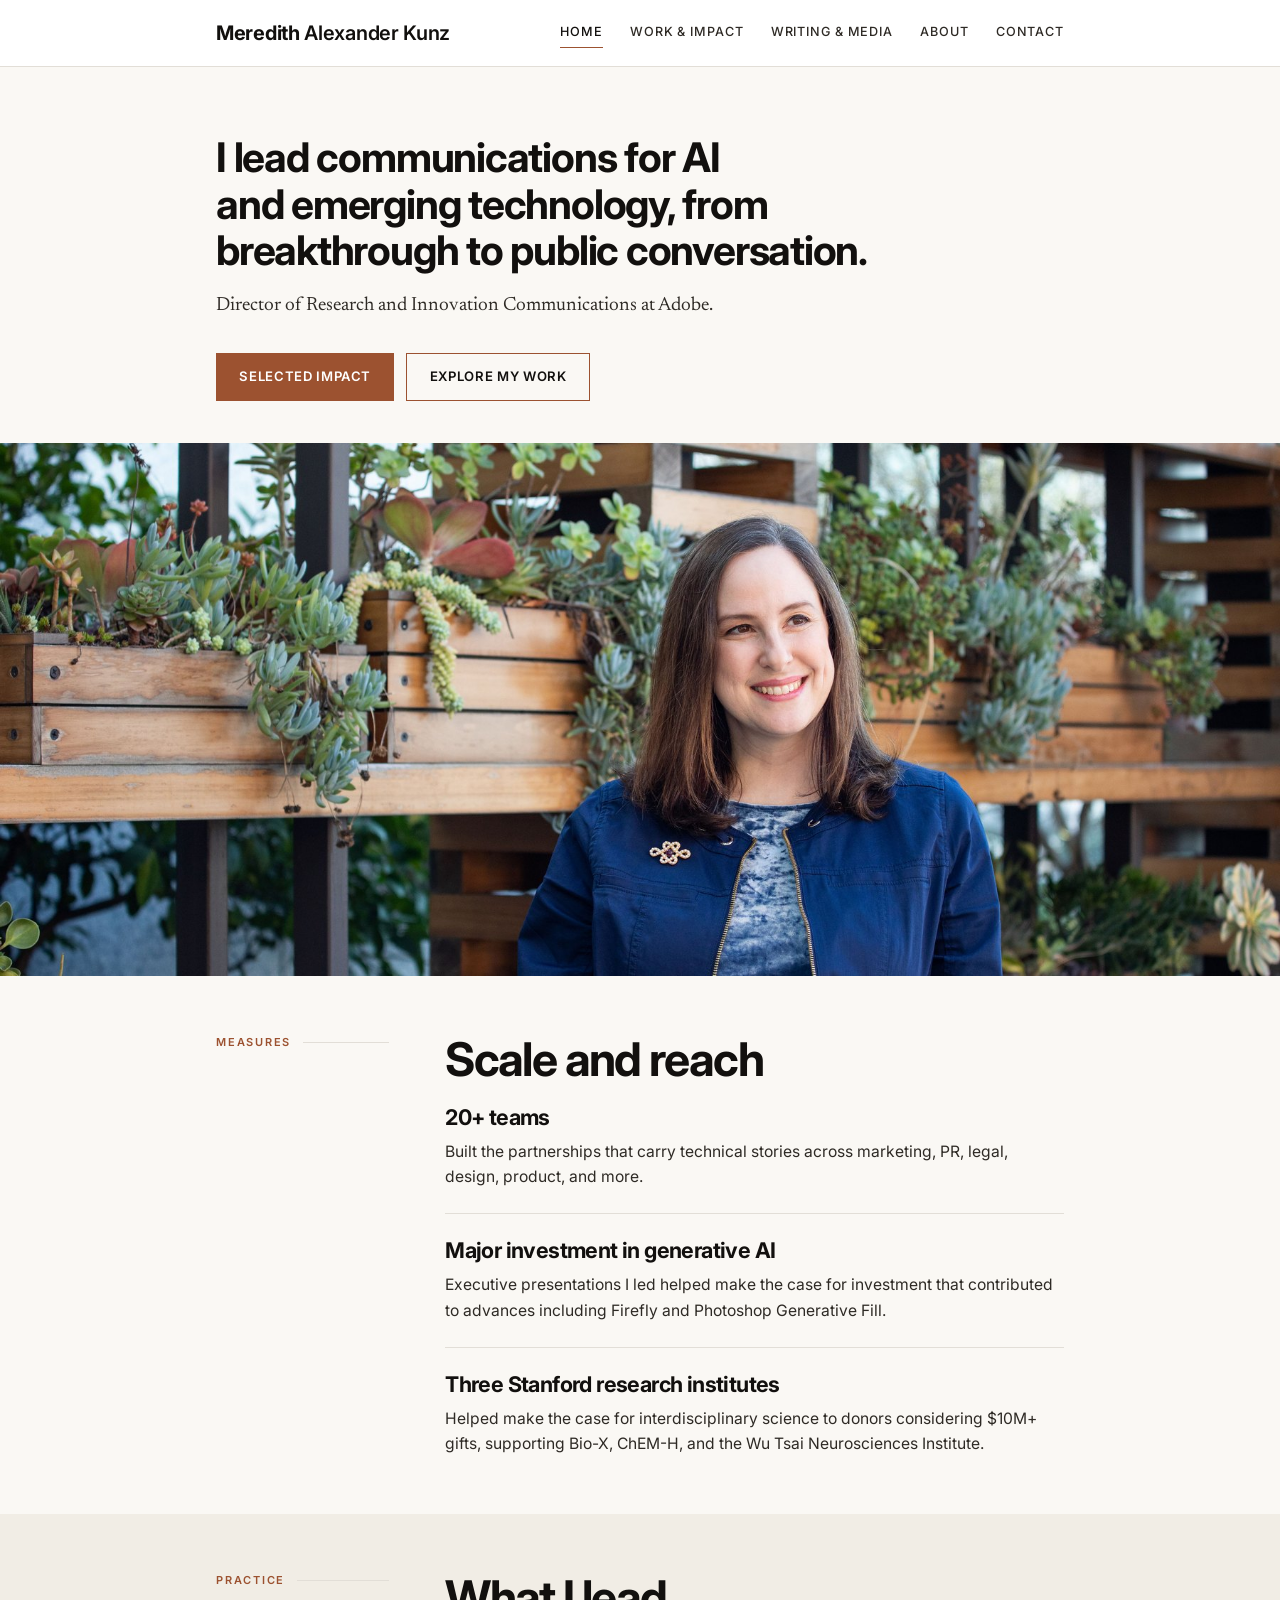
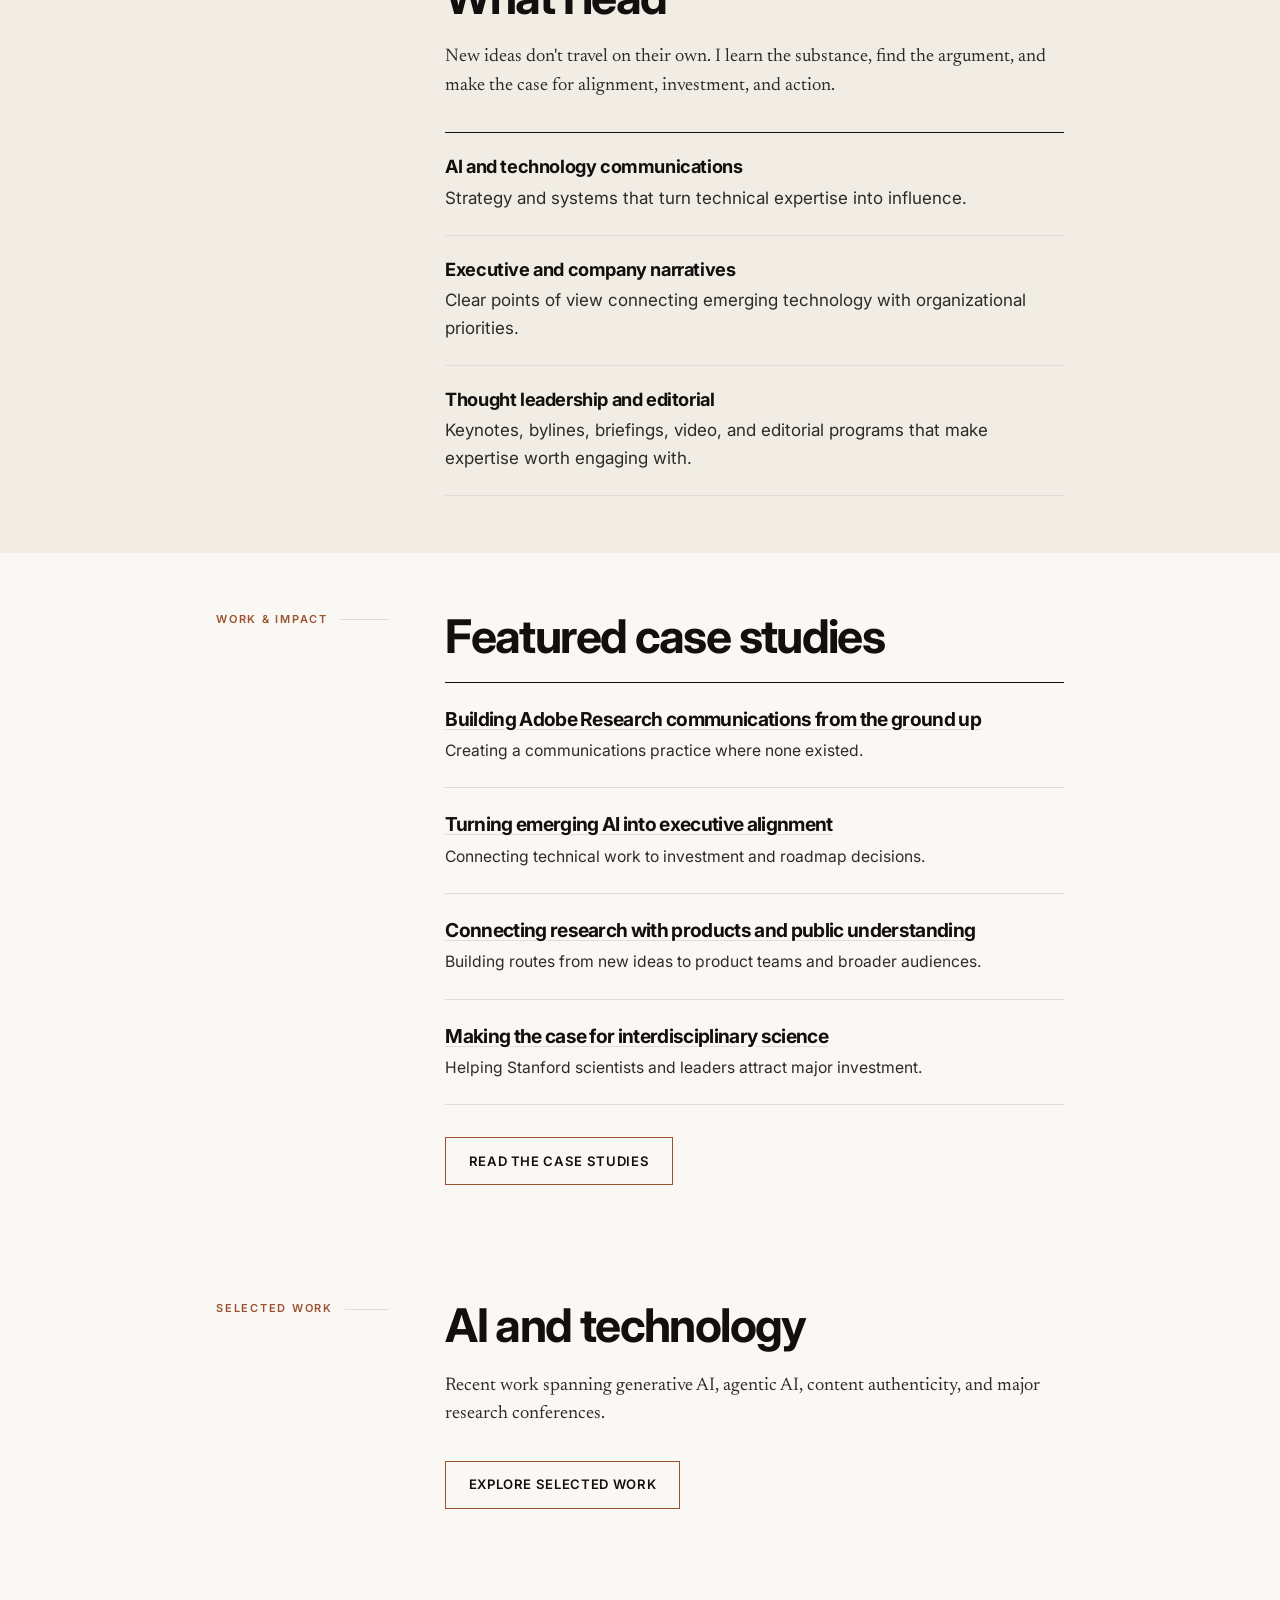
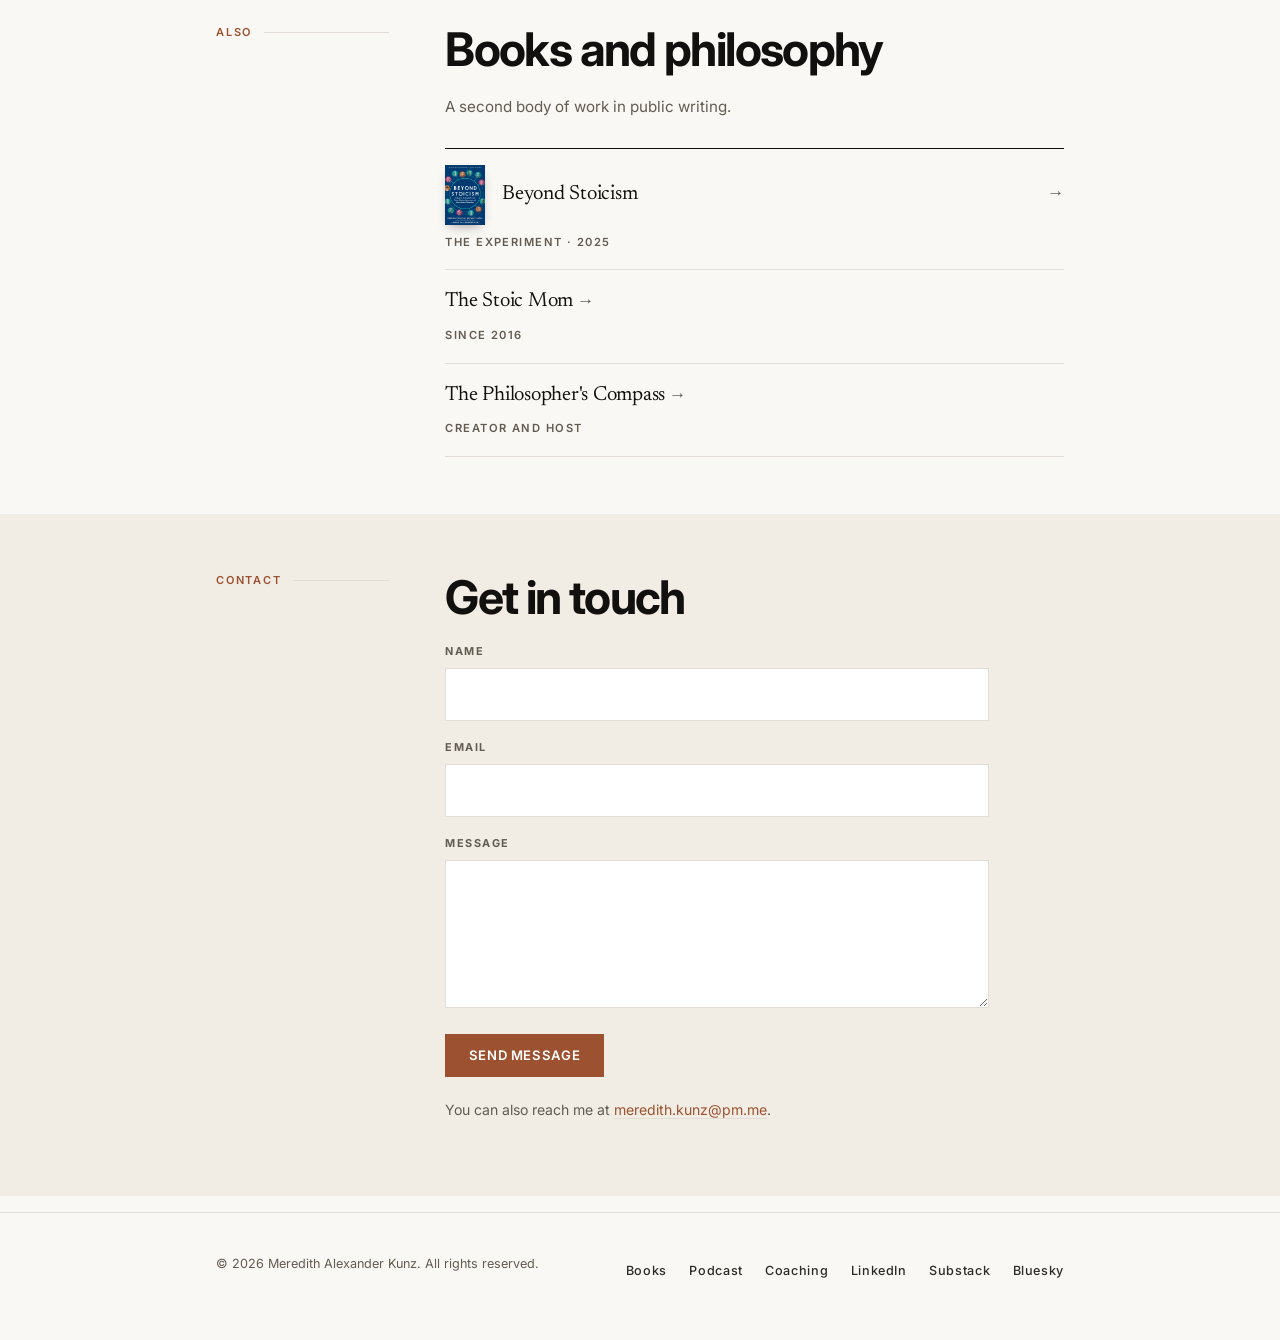
<file: index.html>
<!DOCTYPE html>
<html lang="en">
<head>
<meta charset="utf-8">
<meta name="viewport" content="width=device-width, initial-scale=1">
<script>document.documentElement.className += ' js';</script>
<title>Meredith Alexander Kunz — AI &amp; Technology Communications Leader</title>
<meta name="description" content="Meredith Alexander Kunz is Director of Research and Innovation Communications at Adobe, building communications programs, executive narratives, and thought-leadership systems that turn AI and technology work into organizational and public impact.">
<link rel="canonical" href="https://meredithkunz.com/">

<!-- Social sharing -->
<meta property="og:type" content="website">
<meta property="og:url" content="https://meredithkunz.com/">
<meta property="og:title" content="Meredith Alexander Kunz — AI &amp; Technology Communications Leader">
<meta property="og:description" content="I lead communications for AI and emerging technology, from breakthrough to public conversation.">
<meta property="og:image" content="https://meredithkunz.com/images/share-card.jpg">
<meta property="og:image:width" content="1200">
<meta property="og:image:height" content="630">
<meta property="og:image:alt" content="Meredith Alexander Kunz — AI and technology communications leader.">
<meta name="twitter:card" content="summary_large_image">
<meta name="twitter:image" content="https://meredithkunz.com/images/share-card.jpg">

<link rel="icon" href="favicon.ico" sizes="16x16 32x32 48x48">
<link rel="icon" href="favicon-32.png" type="image/png" sizes="32x32">
<link rel="apple-touch-icon" href="apple-touch-icon.png">
<link rel="preconnect" href="https://fonts.googleapis.com">
<link rel="preconnect" href="https://fonts.gstatic.com" crossorigin>
<link href="https://fonts.googleapis.com/css2?family=Newsreader:ital,opsz,wght@0,6..72,300..600;1,6..72,300..600&family=Inter:wght@400;500;600;700;800&display=swap" rel="stylesheet">
<link rel="stylesheet" href="style.css?v=36">

<script type="application/ld+json">
{
  "@context": "https://schema.org",
  "@type": "Person",
  "name": "Meredith Alexander Kunz",
  "url": "https://meredithkunz.com/",
  "jobTitle": "Director, Research and Innovation Communications, Adobe",
  "worksFor": { "@type": "Organization", "name": "Adobe" },
  "description": "AI and technology communications leader. Builds communications programs, executive narratives, and thought-leadership systems that turn AI and technology work into organizational and public impact.",
  "knowsAbout": [
    "Artificial intelligence",
    "Generative AI",
    "Agentic AI",
    "Large language models",
    "Computer vision",
    "Technology communications",
    "Research communications",
    "Executive communications",
    "Thought leadership",
    "Science communication"
  ],
  "alumniOf": ["Harvard College", "Stanford University"],
  "sameAs": [
    "https://www.linkedin.com/in/meredithkunz/",
    "https://substack.com/@thestoicmom",
    "https://www.instagram.com/the.stoic.mom/",
    "https://bsky.app/profile/stoicwoman.bsky.social"
  ]
}
</script>
</head>
<body>

<header class="site-head">
  <div class="site-head__inner">
    <a class="wordmark" href="index.html">Meredith <b>Alexander Kunz</b></a>
    <button class="nav-toggle" aria-expanded="false" aria-controls="nav" aria-label="Menu">☰</button>
    <nav class="nav" id="nav" aria-label="Primary">
      <a href="index.html" aria-current="page">Home</a>
      <a href="work.html">Work &amp; Impact</a>
      <a href="writing.html">Writing &amp; Media</a>
      <a href="about.html">About</a>
      <a href="#contact">Contact</a>
    </nav>
  </div>
</header>

<main>

  <!-- ============ HERO ============ -->
  <section class="hero">
    <div class="wrap">
      <h1 class="hero__lede">I lead communications for AI and emerging technology, from
      breakthrough to public conversation.</h1>
      <p class="hero__sub">Director of Research and Innovation Communications at Adobe.</p>
      <div class="btn-row">
        <a class="btn" href="work.html">Selected impact</a>
        <a class="btn btn--ghost" href="writing.html">Explore my work</a>
      </div>
    </div>
  </section>

  <figure class="banner rise">
    <picture>
      <source media="(max-width: 700px)" srcset="images/hero-square.jpg" width="1200" height="900">
      <img src="images/hero-wide.jpg" alt="Meredith Alexander Kunz at Adobe in San Jose"
           width="1800" height="750" style="display:block;width:100%;height:auto">
    </picture>
  </figure>

  <!-- ============ MEASURES OF IMPACT ============ -->
  <section class="rise sec" id="impact">
    <div class="wrap hgrid">
      <p class="eyebrow">Measures</p>
      <div class="hgrid__body">
        <h2>Scale and reach</h2>
        <ul class="metrics">
          <li class="metric">
            <p class="metric__value">20+ teams</p>
            <p class="metric__note">Built the partnerships that carry technical stories across
            marketing, PR, legal, design, product, and more.</p>
          </li>
          <li class="metric">
            <p class="metric__value">Major investment in generative AI</p>
            <p class="metric__note">Executive presentations I led helped make the case for
            investment that contributed to advances including Firefly and Photoshop Generative
            Fill.</p>
          </li>
          <li class="metric">
            <p class="metric__value">Three Stanford research institutes</p>
            <p class="metric__note">Helped make the case for interdisciplinary science to donors
            considering $10M+ gifts, supporting Bio-X, ChEM-H, and the Wu Tsai Neurosciences
            Institute.</p>
          </li>
        </ul>
      </div>
    </div>
  </section>

  <!-- ============ WHAT I LEAD ============ -->
  <section class="rise sec sec--band" id="lead">
    <div class="wrap hgrid">
      <p class="eyebrow">Practice</p>
      <div class="hgrid__body">
        <h2>What I lead</h2>
        <p class="sec__intro">New ideas don't travel on their own. I learn the substance, find
        the argument, and make the case for alignment, investment, and action.</p>
        <div class="offers">
          <div class="offer">
            <h3>AI and technology communications</h3>
            <p>Strategy and systems that turn technical expertise into influence.</p>
          </div>
          <div class="offer">
            <h3>Executive and company narratives</h3>
            <p>Clear points of view connecting emerging technology with organizational
            priorities.</p>
          </div>
          <div class="offer">
            <h3>Thought leadership and editorial</h3>
            <p>Keynotes, bylines, briefings, video, and editorial programs that make expertise
            worth engaging with.</p>
          </div>
        </div>
      </div>
    </div>
  </section>

  <!-- ============ FEATURED CASE STUDIES ============ -->
  <section class="rise sec" id="cases">
    <div class="wrap hgrid">
      <p class="eyebrow">Work &amp; impact</p>
      <div class="hgrid__body">
        <h2>Featured case studies</h2>
        <ul class="cases">
          <li class="case-teaser">
            <h3><a href="work.html#case-1">Building Adobe Research communications from the ground
            up</a></h3>
            <p>Creating a communications practice where none existed.</p>
          </li>
          <li class="case-teaser">
            <h3><a href="work.html#case-2">Turning emerging AI into executive alignment</a></h3>
            <p>Connecting technical work to investment and roadmap decisions.</p>
          </li>
          <li class="case-teaser">
            <h3><a href="work.html#case-3">Connecting research with products and public
            understanding</a></h3>
            <p>Building routes from new ideas to product teams and broader audiences.</p>
          </li>
          <li class="case-teaser">
            <h3><a href="work.html#case-4">Making the case for interdisciplinary science</a></h3>
            <p>Helping Stanford scientists and leaders attract major investment.</p>
          </li>
        </ul>
        <div class="btn-row">
          <a class="btn btn--ghost" href="work.html">Read the case studies</a>
        </div>
      </div>
    </div>
  </section>

  <!-- ============ SELECTED WORK ============ -->
  <section class="sec rise" id="selected">
    <div class="wrap hgrid">
      <p class="eyebrow">Selected work</p>
      <div class="hgrid__body">
        <h2>AI and technology</h2>
        <p class="sec__intro">Recent work spanning generative AI, agentic AI, content authenticity,
        and major research conferences.</p>
        <div class="btn-row" style="margin-top:0">
          <a class="btn btn--ghost" href="writing.html">Explore selected work</a>
        </div>
      </div>
    </div>
  </section>

  <!-- ============ BOOKS AND PHILOSOPHY ============ -->
  <section class="sec rise" id="philosophy">
    <div class="wrap hgrid">
      <p class="eyebrow">Also</p>
      <div class="hgrid__body">
        <h2>Books and philosophy</h2>
        <p class="note">A second body of work in public writing.</p>
        <ul class="clips">
          <li class="clip clip--book">
            <a href="books.html" style="display:flex;align-items:center;gap:1.05rem">
              <img src="images/beyond_stoicism.jpg" alt="" loading="lazy" width="40" height="60" style="width:40px;height:auto;flex:none">
              <span class="clip__title">Beyond Stoicism</span>
            </a>
            <span class="clip__meta">The Experiment · 2025</span>
          </li>
          <li class="clip">
            <a href="https://substack.com/@thestoicmom">The Stoic Mom</a>
            <span class="clip__meta">Since 2016</span>
          </li>
          <li class="clip">
            <a href="podcast.html">The Philosopher's Compass</a>
            <span class="clip__meta">Creator and host</span>
          </li>
        </ul>
      </div>
    </div>
  </section>

  <!-- ============ CONTACT ============ -->
  <section class="rise sec sec--band" id="contact">
    <div class="wrap hgrid">
      <p class="eyebrow">Contact</p>
      <div class="hgrid__body">
        <h2>Get in touch</h2>
        <form class="form" action="https://formspree.io/f/mvzevdre" method="POST">
          <div class="field">
            <label for="name">Name</label>
            <input id="name" name="name" type="text" autocomplete="name" required>
          </div>
          <div class="field">
            <label for="email">Email</label>
            <input id="email" name="email" type="email" autocomplete="email" required>
          </div>
          <div class="field">
            <label for="message">Message</label>
            <textarea id="message" name="message" required></textarea>
          </div>
          <div>
            <button class="btn" type="submit">Send message</button>
          </div>
        </form>
        <p class="form-note" style="margin-top:1.4rem">
          You can also reach me at
          <a href="mailto:meredith.kunz@pm.me">meredith.kunz@pm.me</a>.
        </p>
      </div>
    </div>
  </section>

</main>

<footer class="site-foot">
  <div class="wrap site-foot__inner">
    <p class="copyright">© <span id="yr">2026</span> Meredith Alexander Kunz. All rights reserved.</p>
    <nav class="social" aria-label="More">
      <a href="books.html">Books</a>
      <a href="podcast.html">Podcast</a>
      <a href="coaching.html">Coaching</a>
      <a href="https://www.linkedin.com/in/meredithkunz/">LinkedIn</a>
      <a href="https://substack.com/@thestoicmom">Substack</a>
      <a href="https://bsky.app/profile/stoicwoman.bsky.social">Bluesky</a>
    </nav>
  </div>
</footer>

<script>
  document.getElementById('yr').textContent = new Date().getFullYear();
  var t = document.querySelector('.nav-toggle'), n = document.getElementById('nav');
  t.addEventListener('click', function () {
    var open = n.classList.toggle('is-open');
    t.setAttribute('aria-expanded', open);
  });
  n.addEventListener('click', function (e) {
    if (e.target.tagName === 'A') { n.classList.remove('is-open'); t.setAttribute('aria-expanded', false); }
  });
</script>

<script>
  (function () {
    var els = document.querySelectorAll('.rise');
    if (!('IntersectionObserver' in window) ||
        window.matchMedia('(prefers-reduced-motion: reduce)').matches) {
      els.forEach(function (el) { el.classList.add('is-in'); });
      return;
    }
    var io = new IntersectionObserver(function (entries) {
      entries.forEach(function (e) {
        if (e.isIntersecting) { e.target.classList.add('is-in'); io.unobserve(e.target); }
      });
    }, { rootMargin: '0px 0px -12% 0px' });
    els.forEach(function (el) { io.observe(el); });
  })();
</script>
</body>
</html>
</file>
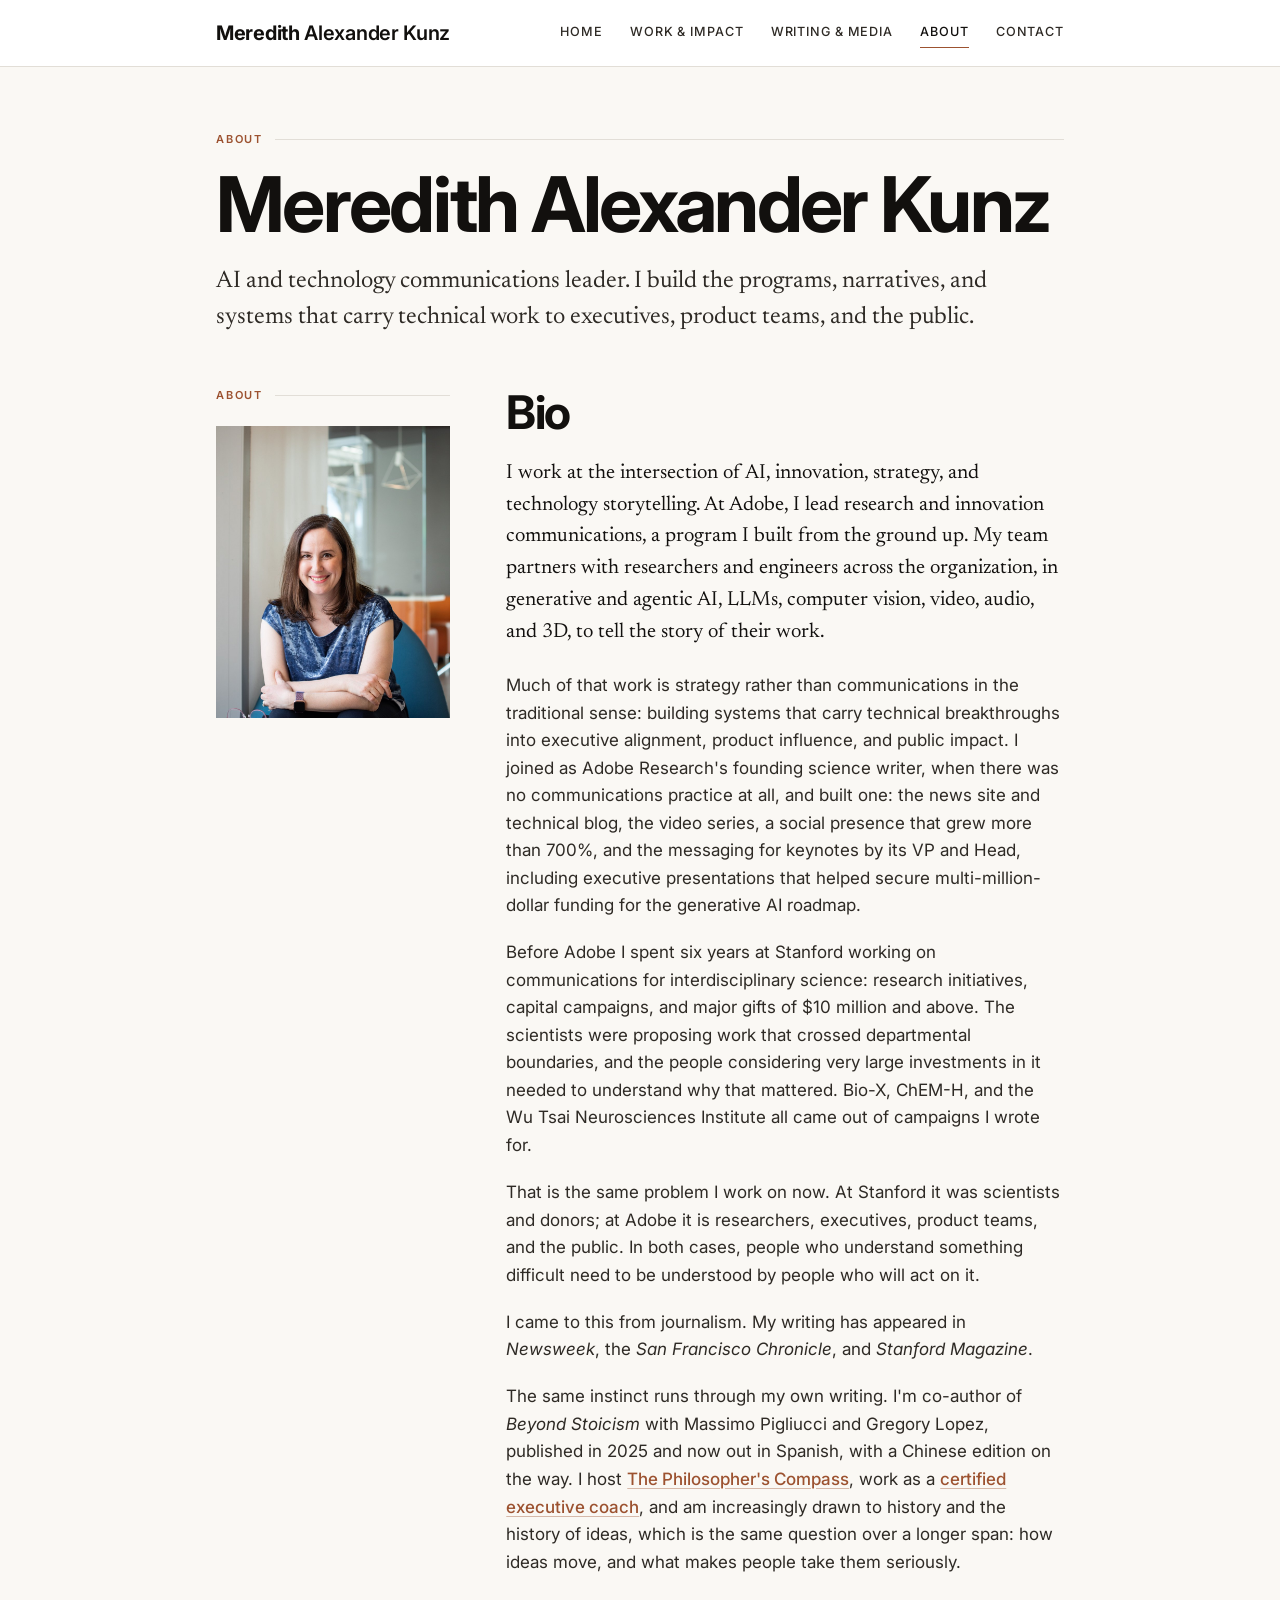
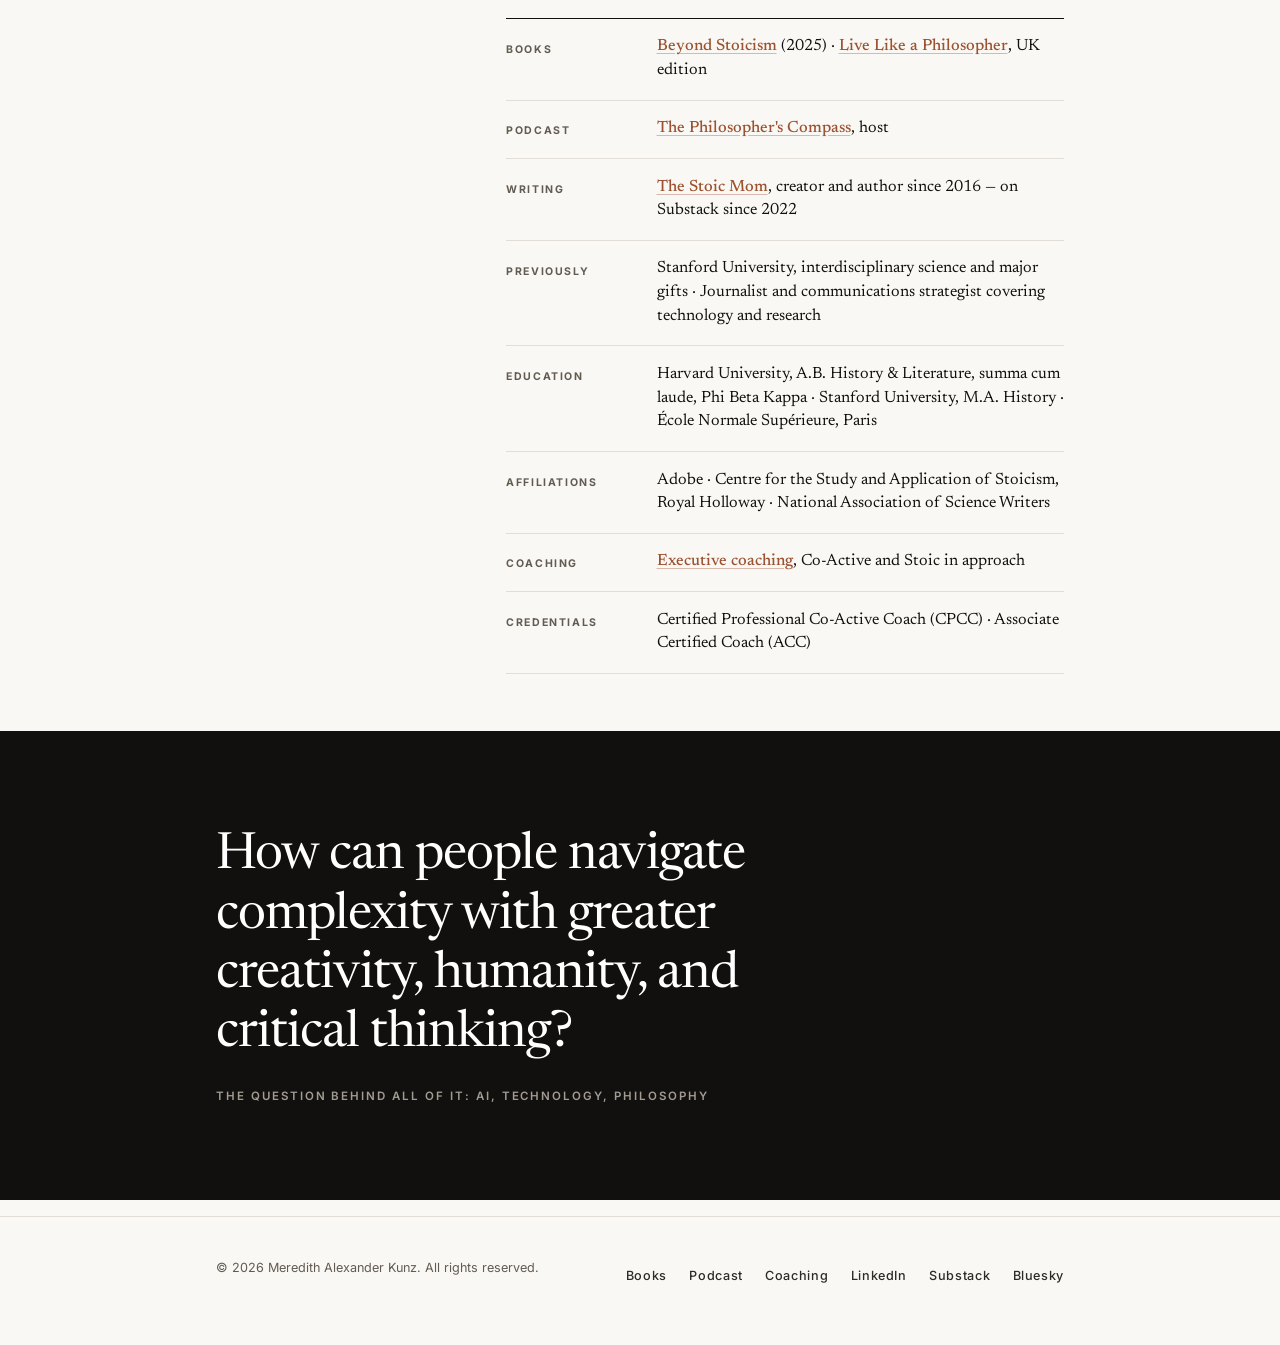
<file: about.html>
<!DOCTYPE html>
<html lang="en">
<head>
<meta charset="utf-8">
<meta name="viewport" content="width=device-width, initial-scale=1">
<script>document.documentElement.className += ' js';</script>
<title>About — Meredith Alexander Kunz</title>
<meta name="description" content="Meredith Alexander Kunz is an AI and technology communications leader, Director of Research and Innovation Communications at Adobe, and co-author of Beyond Stoicism.">
<link rel="canonical" href="https://meredithkunz.com/about.html">
<meta property="og:type" content="website">
<meta property="og:url" content="https://meredithkunz.com/about.html">
<meta property="og:title" content="About — Meredith Alexander Kunz">
<meta property="og:description" content="AI and technology communications leader. Director of Research and Innovation Communications at Adobe.">
<meta property="og:image" content="https://meredithkunz.com/images/share-card.jpg">
<meta property="og:image:width" content="1200">
<meta property="og:image:height" content="630">
<meta name="twitter:card" content="summary_large_image">
<meta name="twitter:image" content="https://meredithkunz.com/images/share-card.jpg">
<link rel="icon" href="favicon.ico" sizes="16x16 32x32 48x48">
<link rel="icon" href="favicon-32.png" type="image/png" sizes="32x32">
<link rel="apple-touch-icon" href="apple-touch-icon.png">
<link rel="preconnect" href="https://fonts.googleapis.com">
<link rel="preconnect" href="https://fonts.gstatic.com" crossorigin>
<link href="https://fonts.googleapis.com/css2?family=Newsreader:ital,opsz,wght@0,6..72,300..600;1,6..72,300..600&family=Inter:wght@400;500;600;700;800&display=swap" rel="stylesheet">
<link rel="stylesheet" href="style.css?v=35">
</head>
<body>

<header class="site-head">
  <div class="site-head__inner">
    <a class="wordmark" href="index.html">Meredith <b>Alexander Kunz</b></a>
    <button class="nav-toggle" aria-expanded="false" aria-controls="nav" aria-label="Menu">☰</button>
    <nav class="nav" id="nav" aria-label="Primary">
      <a href="index.html">Home</a>
      <a href="work.html">Work &amp; Impact</a>
      <a href="writing.html">Writing &amp; Media</a>
      <a href="about.html" aria-current="page">About</a>
      <a href="index.html#contact">Contact</a>
    </nav>
  </div>
</header>

<main>

  <section class="page-head">
    <div class="wrap">
      <p class="eyebrow">About</p>
      <h1>Meredith Alexander Kunz</h1>
      <p class="lede">AI and technology communications leader. I build the programs, narratives,
      and systems that carry technical work to executives, product teams, and the public.</p>
    </div>
  </section>

  <!-- ============ ABOUT ============ -->
  <section class="sec" id="about">
    <div class="wrap hgrid hgrid--wide">
      <div class="hgrid__side">
        <p class="eyebrow">About</p>
        <figure class="bio-portrait">
          <img src="images/at-work.jpg"
               alt="Meredith Alexander Kunz at Adobe"
               width="900" height="1125"
               style="display:block;width:100%;height:auto">
        </figure>
      </div>
      <div class="hgrid__body prose">
        <h2>Bio</h2>
      
        <p>I work at the intersection of AI, innovation, strategy, and technology storytelling.
        At Adobe, I lead research and innovation communications, a program I built from the ground
        up. My team partners with researchers and engineers across the organization, in generative
        and agentic AI, LLMs, computer vision, video, audio, and 3D, to tell the story of their
        work.</p>

        <p>Much of that work is strategy rather than communications in the traditional sense:
        building systems that carry technical breakthroughs into executive alignment, product
        influence, and public impact. I joined as Adobe Research's founding science writer, when
        there was no communications practice at all, and built one: the news site and technical blog,
        the video series, a social presence that grew more than 700%, and the messaging for
        keynotes by its VP and Head, including executive presentations that helped secure
        multi-million-dollar funding for the generative AI roadmap.</p>

        <p>Before Adobe I spent six years at Stanford working on communications for
        interdisciplinary science: research initiatives, capital campaigns, and major gifts of
        $10 million and above. The scientists were proposing work that crossed departmental
        boundaries, and the people considering very large investments in it needed to understand
        why that mattered. Bio-X, ChEM-H, and the Wu Tsai Neurosciences Institute all came out of
        campaigns I wrote for.</p>

        <p>That is the same problem I work on now. At Stanford it was scientists and donors; at
        Adobe it is researchers, executives, product teams, and the public. In both cases, people
        who understand something difficult need to be understood by people who will act on it.</p>

        <p>I came to this from journalism. My writing has appeared in <cite>Newsweek</cite>, the
        <cite>San Francisco Chronicle</cite>, and <cite>Stanford Magazine</cite>.</p>

        <p>The same instinct runs through my own writing. I'm co-author of
        <cite>Beyond Stoicism</cite> with Massimo Pigliucci and Gregory Lopez, published in 2025
        and now out in Spanish, with a Chinese edition on the way. I host
        <a href="podcast.html">The Philosopher's Compass</a>, work as a
        <a href="coaching.html">certified executive coach</a>, and am increasingly drawn to history
        and the history of ideas, which is the same question over a longer span: how ideas move,
        and what makes people take them seriously.</p>

        <dl class="facts">
          <div class="fact">
            <dt>Books</dt>
            <dd><a href="books.html">Beyond Stoicism</a> (2025) · <a href="books.html">Live Like a
            Philosopher</a>, UK edition</dd>
          </div>
          <div class="fact">
            <dt>Podcast</dt>
            <dd><a href="podcast.html">The Philosopher's Compass</a>, host</dd>
          </div>
          <div class="fact">
            <dt>Writing</dt>
            <dd><a href="https://substack.com/@thestoicmom">The Stoic Mom</a>, creator and author
            since 2016 — on Substack since 2022</dd>
          </div>
          <div class="fact">
            <dt>Previously</dt>
            <dd>Stanford University, interdisciplinary science and major gifts · Journalist and
            communications strategist covering technology and research</dd>
          </div>
          <div class="fact">
            <dt>Education</dt>
            <dd>Harvard University, A.B. History &amp; Literature, summa cum laude, Phi Beta Kappa ·
            Stanford University, M.A. History · École Normale Supérieure, Paris</dd>
          </div>
          <div class="fact">
            <dt>Affiliations</dt>
            <dd>Adobe · Centre for the Study and Application of Stoicism, Royal Holloway ·
            National Association of Science Writers</dd>
          </div>
          <div class="fact">
            <dt>Coaching</dt>
            <dd><a href="coaching.html">Executive coaching</a>, Co-Active and Stoic in approach</dd>
          </div>
          <div class="fact">
            <dt>Credentials</dt>
            <dd>Certified Professional Co-Active Coach (CPCC) · Associate Certified Coach (ACC)</dd>
          </div>
        </dl>
      </div>
    </div>
  </section>

  <!-- ============ THROUGH-LINE ============ -->
  <section class="quote-band">
    <div class="wrap">
      <blockquote>
        How can people navigate complexity with greater creativity, humanity, and
        critical thinking?
        <cite>The question behind all of it: AI, technology, philosophy</cite>
      </blockquote>
    </div>
  </section>

</main>

<footer class="site-foot">
  <div class="wrap site-foot__inner">
    <p class="copyright">© <span id="yr">2026</span> Meredith Alexander Kunz. All rights reserved.</p>
    <nav class="social" aria-label="More">
      <a href="books.html">Books</a>
      <a href="podcast.html">Podcast</a>
      <a href="coaching.html">Coaching</a>
      <a href="https://www.linkedin.com/in/meredithkunz/">LinkedIn</a>
      <a href="https://substack.com/@thestoicmom">Substack</a>
      <a href="https://bsky.app/profile/stoicwoman.bsky.social">Bluesky</a>
    </nav>
  </div>
</footer>

<script>
  document.getElementById('yr').textContent = new Date().getFullYear();
  var t = document.querySelector('.nav-toggle'), n = document.getElementById('nav');
  t.addEventListener('click', function () {
    var open = n.classList.toggle('is-open');
    t.setAttribute('aria-expanded', open);
  });
  n.addEventListener('click', function (e) {
    if (e.target.tagName === 'A') { n.classList.remove('is-open'); t.setAttribute('aria-expanded', false); }
  });
</script>

</body>
</html>
</file>
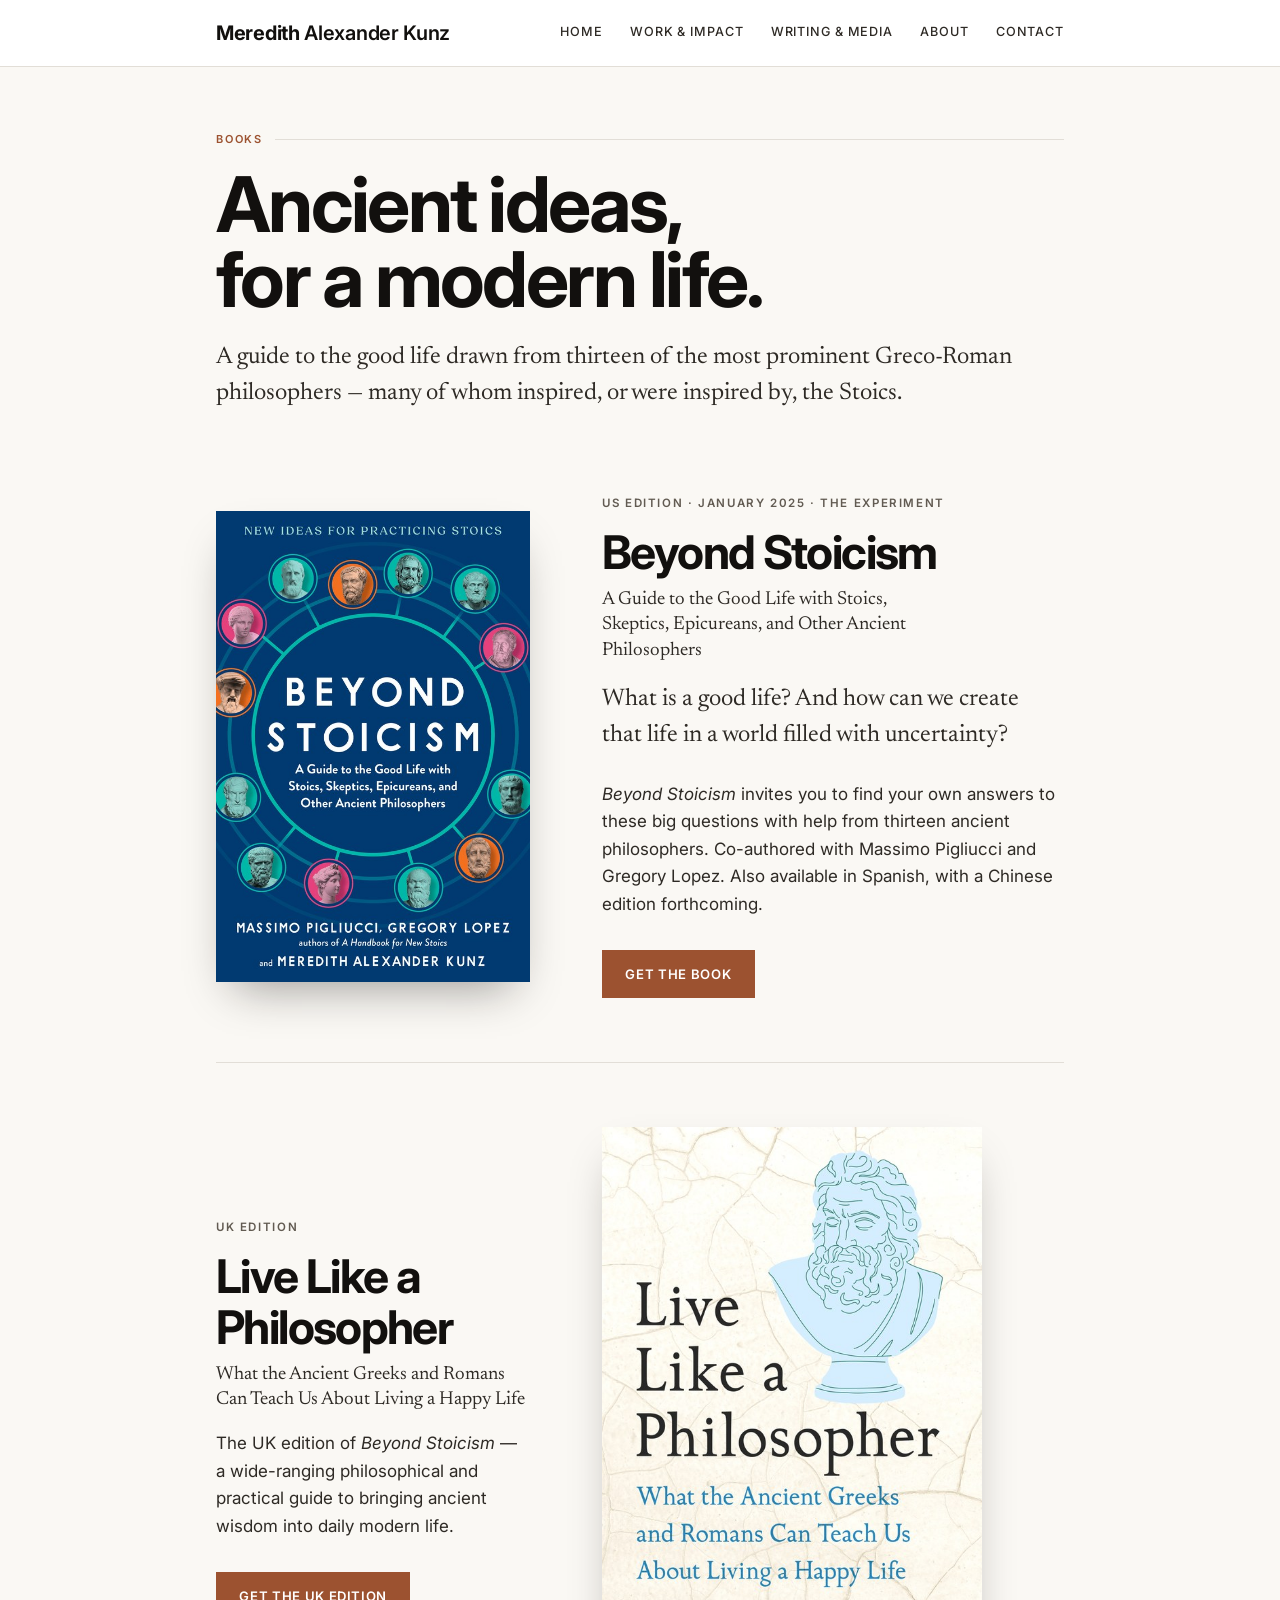
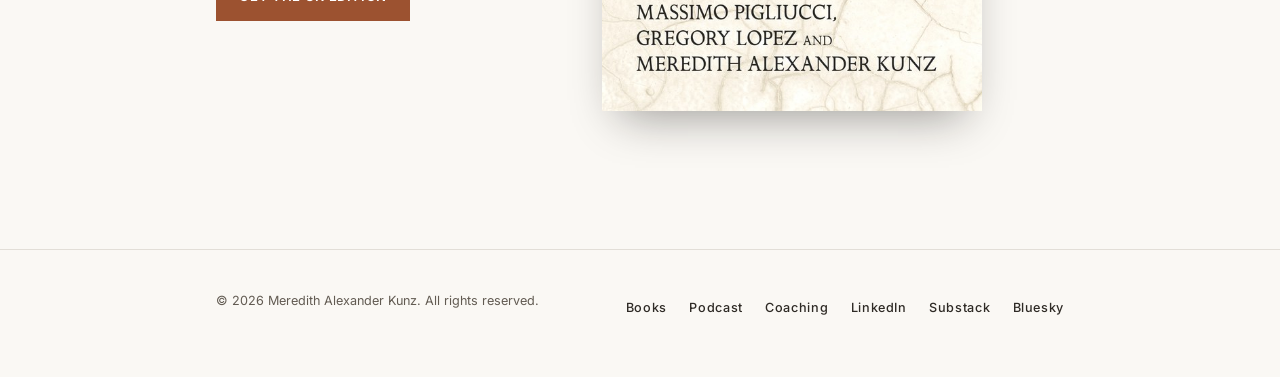
<file: books.html>
<!DOCTYPE html>
<html lang="en">
<head>
<meta charset="utf-8">
<meta name="viewport" content="width=device-width, initial-scale=1">
<script>document.documentElement.className += ' js';</script>
<title>Books — Meredith Alexander Kunz</title>
<meta name="description" content="Beyond Stoicism, co-authored by Meredith Alexander Kunz with Massimo Pigliucci and Gregory Lopez, published in the US, the UK as Live Like a Philosopher, and in Spanish.">
<link rel="canonical" href="https://meredithkunz.com/books.html">
<meta property="og:type" content="website">
<meta property="og:title" content="Books — Meredith Alexander Kunz">
<meta property="og:description" content="Beyond Stoicism and Live Like a Philosopher.">
<meta property="og:image" content="https://meredithkunz.com/images/share-card.jpg">
<meta property="og:image:width" content="1200">
<meta property="og:image:height" content="630">
<meta name="twitter:card" content="summary_large_image">
<meta name="twitter:image" content="https://meredithkunz.com/images/share-card.jpg">
<meta property="og:url" content="https://meredithkunz.com/books.html">
<link rel="icon" href="favicon.ico" sizes="16x16 32x32 48x48">
<link rel="icon" href="favicon-32.png" type="image/png" sizes="32x32">
<link rel="apple-touch-icon" href="apple-touch-icon.png">
<link rel="preconnect" href="https://fonts.googleapis.com">
<link rel="preconnect" href="https://fonts.gstatic.com" crossorigin>
<link href="https://fonts.googleapis.com/css2?family=Newsreader:ital,opsz,wght@0,6..72,300..600;1,6..72,300..600&family=Inter:wght@400;500;600;700;800&display=swap" rel="stylesheet">
<link rel="stylesheet" href="style.css?v=35">
</head>
<body>

<header class="site-head">
  <div class="site-head__inner">
    <a class="wordmark" href="index.html">Meredith <b>Alexander Kunz</b></a>
    <button class="nav-toggle" aria-expanded="false" aria-controls="nav" aria-label="Menu">☰</button>
    <nav class="nav" id="nav" aria-label="Primary">
      <a href="index.html">Home</a>
      <a href="work.html">Work &amp; Impact</a>
      <a href="writing.html">Writing &amp; Media</a>
      <a href="about.html">About</a>
      <a href="index.html#contact">Contact</a>
    </nav>
  </div>
</header>

<main>

  <section class="page-head">
    <div class="wrap">
      <p class="eyebrow">Books</p>
      <h1>Ancient ideas, for a modern life.</h1>
      <p class="lede">A guide to the good life drawn from thirteen of the most prominent
      Greco-Roman philosophers — many of whom inspired, or were inspired by, the Stoics.</p>
    </div>
  </section>

  <section class="sec">
    <div class="wrap">

      <article class="book">
        <div class="book__art">
          <a href="https://theexperimentpublishing.com/catalogs/winter-2025/beyond-stoicism/">
            <img src="images/beyond_stoicism.jpg" alt="Beyond Stoicism book cover" loading="lazy">
          </a>
        </div>
        <div>
          <p class="book__meta">US Edition · January 2025 · The Experiment</p>
          <h2>Beyond Stoicism</h2>
          <p class="book__subtitle">A Guide to the Good Life with Stoics, Skeptics, Epicureans,
          and Other Ancient Philosophers</p>
          <p class="lede">What is a good life? And how can we create that
          life in a world filled with uncertainty?</p>
          <p style="color:var(--ink-soft);max-width:52ch"><cite>Beyond Stoicism</cite> invites you to
          find your own answers to these big questions with help from thirteen ancient philosophers.
          Co-authored with Massimo Pigliucci and Gregory Lopez. Also available in Spanish, with a
          Chinese edition forthcoming.</p>
          <div class="btn-row">
            <a class="btn" href="https://theexperimentpublishing.com/catalogs/winter-2025/beyond-stoicism/">Get the book</a>
          </div>
        </div>
      </article>

      <article class="book book--flip">
        <div class="book__art">
          <a href="https://geni.us/LiveLikeAPhilosopher">
            <img src="images/livelike.jpg" alt="Live Like a Philosopher book cover" loading="lazy">
          </a>
        </div>
        <div>
          <p class="book__meta">UK Edition</p>
          <h2>Live Like a Philosopher</h2>
          <p class="book__subtitle">What the Ancient Greeks and Romans Can Teach Us About Living
          a Happy Life</p>
          <p style="color:var(--ink-soft);max-width:52ch">The UK edition of <cite>Beyond Stoicism</cite> —
          a wide-ranging philosophical and practical guide to bringing ancient wisdom into daily
          modern life.</p>
          <div class="btn-row">
            <a class="btn" href="https://geni.us/LiveLikeAPhilosopher">Get the UK edition</a>
          </div>
        </div>
      </article>

    </div>
  </section>


</main>

<footer class="site-foot">
  <div class="wrap site-foot__inner">
    <p class="copyright">© <span id="yr">2026</span> Meredith Alexander Kunz. All rights reserved.</p>
    <nav class="social" aria-label="More">
      <a href="books.html">Books</a>
      <a href="podcast.html">Podcast</a>
      <a href="coaching.html">Coaching</a>
      <a href="https://www.linkedin.com/in/meredithkunz/">LinkedIn</a>
      <a href="https://substack.com/@thestoicmom">Substack</a>
      <a href="https://bsky.app/profile/stoicwoman.bsky.social">Bluesky</a>
    </nav>
  </div>
</footer>

<script>
  document.getElementById('yr').textContent = new Date().getFullYear();
  var t = document.querySelector('.nav-toggle'), n = document.getElementById('nav');
  t.addEventListener('click', function () {
    var open = n.classList.toggle('is-open');
    t.setAttribute('aria-expanded', open);
  });
</script>

</body>
</html>
</file>
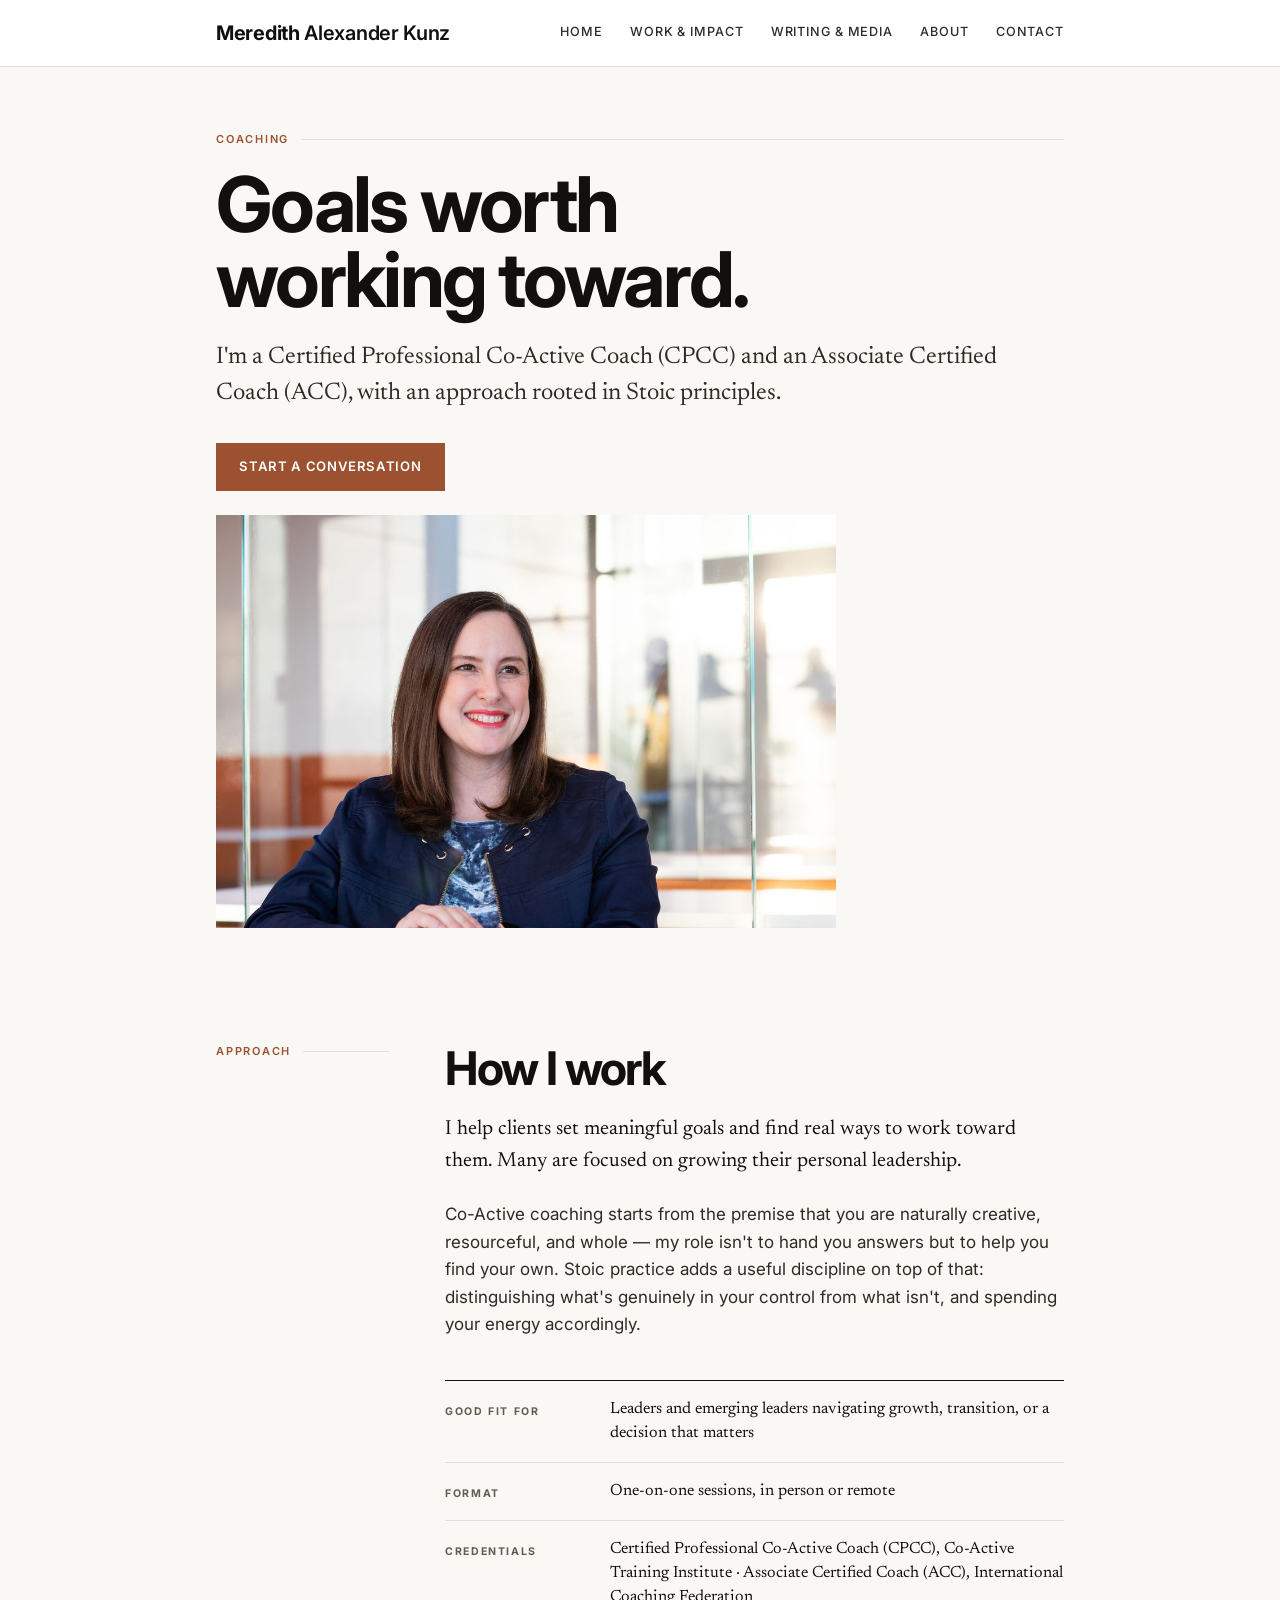
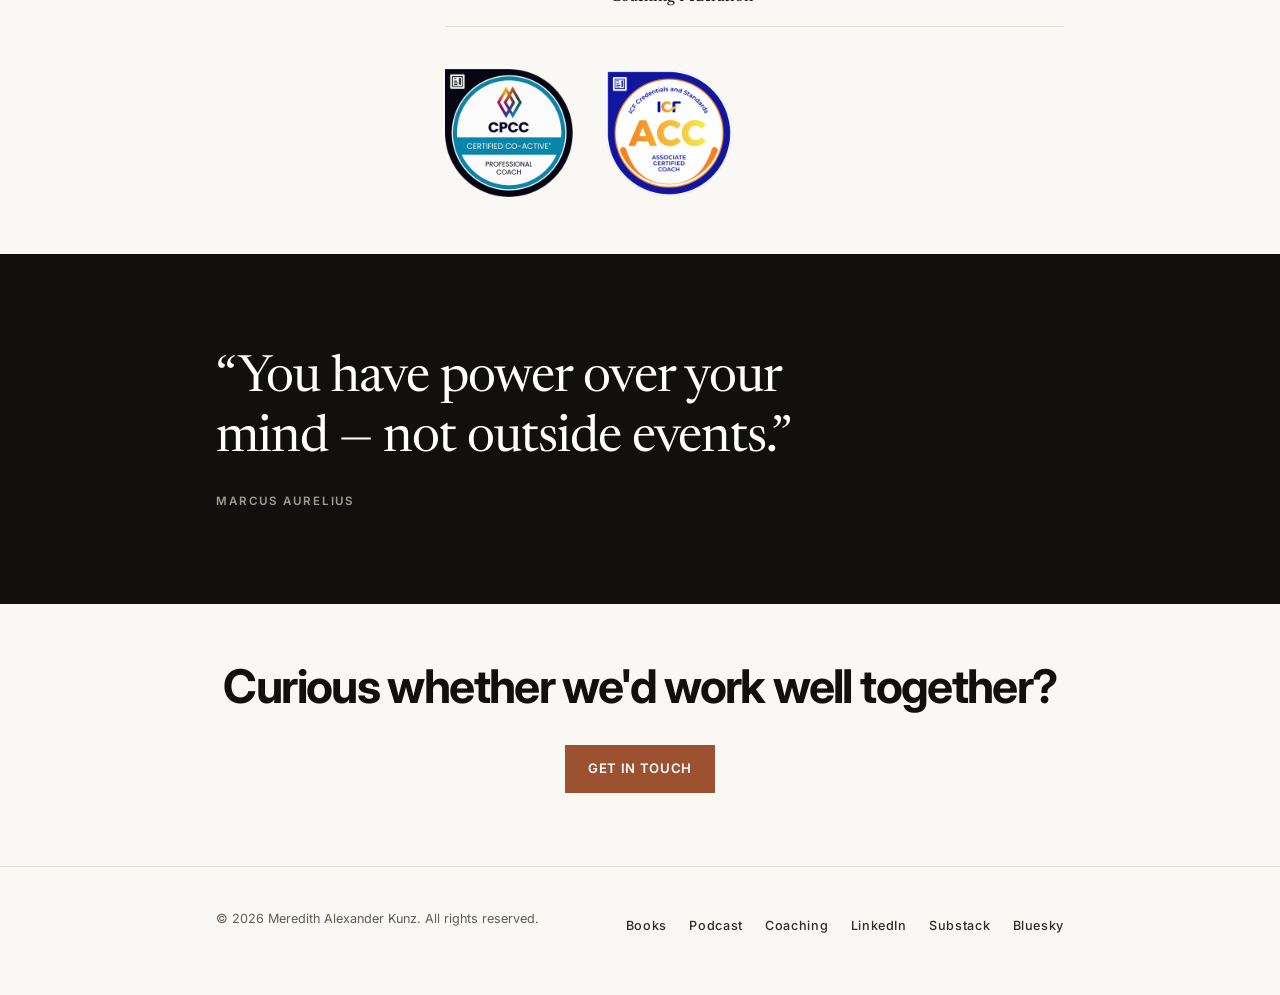
<file: coaching.html>
<!DOCTYPE html>
<html lang="en">
<head>
<meta charset="utf-8">
<meta name="viewport" content="width=device-width, initial-scale=1">
<script>document.documentElement.className += ' js';</script>
<title>Coaching — Meredith Alexander Kunz</title>
<meta name="description" content="Co-Active coaching (CPCC, ICF ACC) with an approach rooted in Stoic principles, focused on meaningful goals and personal leadership.">
<link rel="canonical" href="https://meredithkunz.com/coaching.html">
<meta property="og:type" content="website">
<meta property="og:title" content="Coaching — Meredith Alexander Kunz">
<meta property="og:description" content="Co-Active coaching rooted in Stoic principles.">
<meta property="og:image" content="https://meredithkunz.com/images/share-card.jpg">
<meta property="og:image:width" content="1200">
<meta property="og:image:height" content="630">
<meta name="twitter:card" content="summary_large_image">
<meta name="twitter:image" content="https://meredithkunz.com/images/share-card.jpg">
<meta property="og:url" content="https://meredithkunz.com/coaching.html">
<link rel="icon" href="favicon.ico" sizes="16x16 32x32 48x48">
<link rel="icon" href="favicon-32.png" type="image/png" sizes="32x32">
<link rel="apple-touch-icon" href="apple-touch-icon.png">
<link rel="preconnect" href="https://fonts.googleapis.com">
<link rel="preconnect" href="https://fonts.gstatic.com" crossorigin>
<link href="https://fonts.googleapis.com/css2?family=Newsreader:ital,opsz,wght@0,6..72,300..600;1,6..72,300..600&family=Inter:wght@400;500;600;700;800&display=swap" rel="stylesheet">
<link rel="stylesheet" href="style.css?v=35">
</head>
<body>

<header class="site-head">
  <div class="site-head__inner">
    <a class="wordmark" href="index.html">Meredith <b>Alexander Kunz</b></a>
    <button class="nav-toggle" aria-expanded="false" aria-controls="nav" aria-label="Menu">☰</button>
    <nav class="nav" id="nav" aria-label="Primary">
      <a href="index.html">Home</a>
      <a href="work.html">Work &amp; Impact</a>
      <a href="writing.html">Writing &amp; Media</a>
      <a href="about.html">About</a>
      <a href="index.html#contact">Contact</a>
    </nav>
  </div>
</header>

<main>

  <section class="page-head">
    <div class="wrap">
      <p class="eyebrow">Coaching</p>
      <h1>Goals worth working toward.</h1>
      <p class="lede">I'm a Certified Professional Co-Active Coach (CPCC) and an Associate
      Certified Coach (ACC), with an approach rooted in Stoic principles.</p>
      <div class="btn-row">
        <a class="btn" href="index.html#contact">Start a conversation</a>
      </div>
    </div>
  </section>

  <section class="sec">
    <div class="wrap">
      <figure style="margin:0;max-width:620px">
        <img src="images/coaching.jpg" alt="Meredith Alexander Kunz"
             width="1100" height="733" loading="lazy"
             style="display:block;width:100%;height:auto">
      </figure>
    </div>
  </section>

  <section class="sec">
    <div class="wrap hgrid">
      <p class="eyebrow">Approach</p>
      <div class="hgrid__body prose">
        <h2>How I work</h2>
      
        <p>I help clients set meaningful goals and find real ways to work toward them. Many are
        focused on growing their personal leadership.</p>
        <p>Co-Active coaching starts from the premise that you are naturally creative,
        resourceful, and whole — my role isn't to hand you answers but to help you find your own.
        Stoic practice adds a useful discipline on top of that: distinguishing what's genuinely
        in your control from what isn't, and spending your energy accordingly.</p>

        <dl class="facts">
          <div class="fact">
            <dt>Good fit for</dt>
            <dd>Leaders and emerging leaders navigating growth, transition, or a decision that matters</dd>
          </div>
          <div class="fact">
            <dt>Format</dt>
            <dd>One-on-one sessions, in person or remote</dd>
          </div>
          <div class="fact">
            <dt>Credentials</dt>
            <dd>Certified Professional Co-Active Coach (CPCC), Co-Active Training Institute ·
            Associate Certified Coach (ACC), International Coaching Federation</dd>
          </div>
        </dl>

        <div class="badges">
          <a href="https://www.credly.com/badges/17fb99be-19cf-4716-8c1f-74ecb56717a1/public_url">
            <img src="images/CPCC.png" alt="CPCC credential badge" loading="lazy">
          </a>
          <a href="https://www.credly.com/badges/2baf4c23-366f-4e78-9969-e898d7794748/public_url">
            <img src="images/ACC.png" alt="ICF ACC credential badge" loading="lazy">
          </a>
        </div>
      </div>
    </div>
  </section>

  <section class="quote-band">
    <div class="wrap">
      <blockquote>
        “You have power over your mind — not outside events.”
        <cite>Marcus Aurelius</cite>
      </blockquote>
    </div>
  </section>

  <section class="sec">
    <div class="wrap" style="text-align:center">
      <h2>Curious whether we'd work well together?</h2>
      <div class="btn-row" style="justify-content:center">
        <a class="btn" href="index.html#contact">Get in touch</a>
      </div>
    </div>
  </section>

</main>

<footer class="site-foot">
  <div class="wrap site-foot__inner">
    <p class="copyright">© <span id="yr">2026</span> Meredith Alexander Kunz. All rights reserved.</p>
    <nav class="social" aria-label="More">
      <a href="books.html">Books</a>
      <a href="podcast.html">Podcast</a>
      <a href="coaching.html">Coaching</a>
      <a href="https://www.linkedin.com/in/meredithkunz/">LinkedIn</a>
      <a href="https://substack.com/@thestoicmom">Substack</a>
      <a href="https://bsky.app/profile/stoicwoman.bsky.social">Bluesky</a>
    </nav>
  </div>
</footer>

<script>
  document.getElementById('yr').textContent = new Date().getFullYear();
  var t = document.querySelector('.nav-toggle'), n = document.getElementById('nav');
  t.addEventListener('click', function () {
    var open = n.classList.toggle('is-open');
    t.setAttribute('aria-expanded', open);
  });
</script>

</body>
</html>
</file>
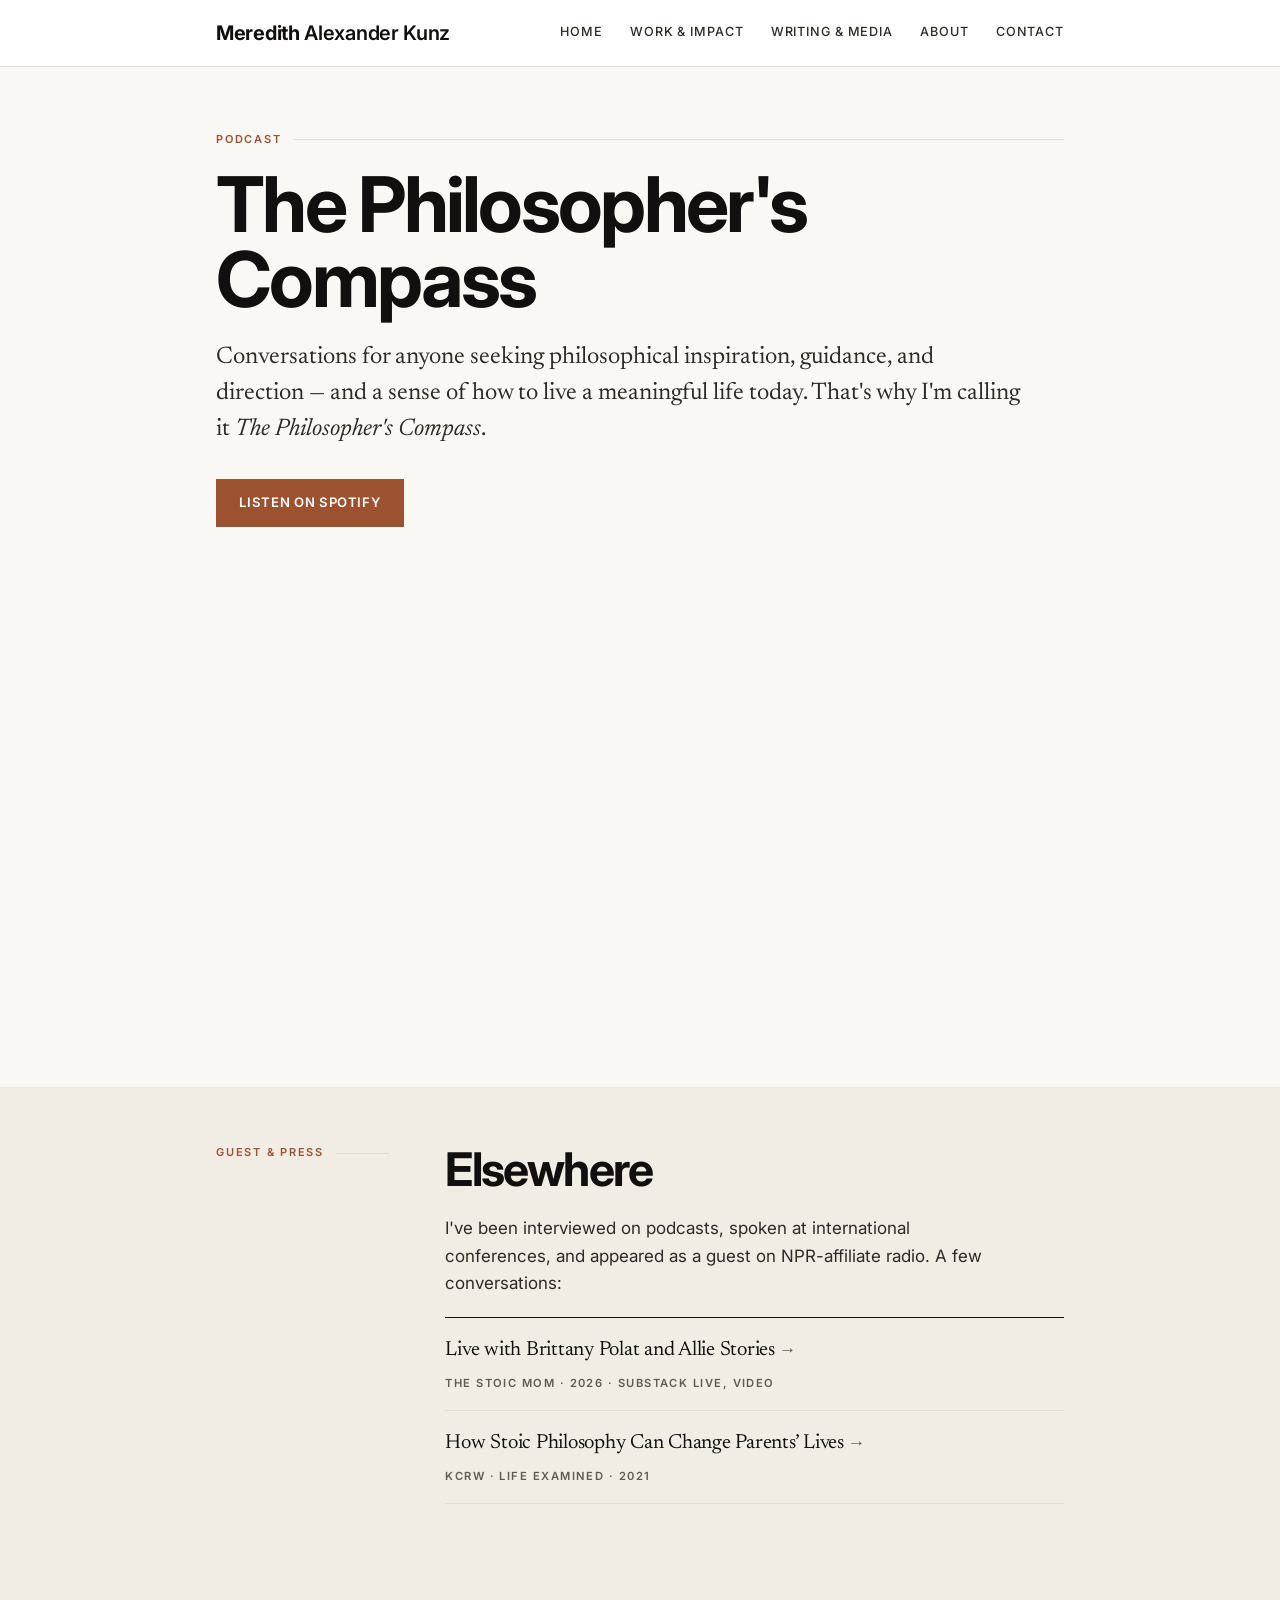
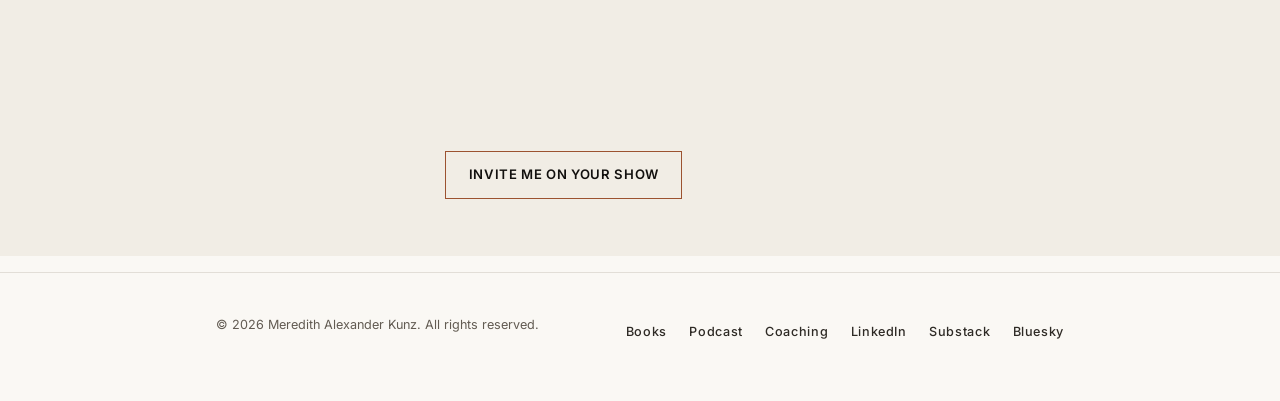
<file: podcast.html>
<!DOCTYPE html>
<html lang="en">
<head>
<meta charset="utf-8">
<meta name="viewport" content="width=device-width, initial-scale=1">
<script>document.documentElement.className += ' js';</script>
<title>Podcast — The Philosopher's Compass | Meredith Alexander Kunz</title>
<meta name="description" content="The Philosopher's Compass — conversations offering philosophical inspiration, guidance, and direction for meaningful lives today.">
<link rel="canonical" href="https://meredithkunz.com/podcast.html">
<meta property="og:type" content="website">
<meta property="og:title" content="The Philosopher's Compass">
<meta property="og:description" content="Philosophical inspiration and guidance for meaningful lives today.">
<meta property="og:image" content="https://meredithkunz.com/images/share-card.jpg">
<meta property="og:image:width" content="1200">
<meta property="og:image:height" content="630">
<meta name="twitter:card" content="summary_large_image">
<meta name="twitter:image" content="https://meredithkunz.com/images/share-card.jpg">
<meta property="og:url" content="https://meredithkunz.com/podcast.html">
<link rel="icon" href="favicon.ico" sizes="16x16 32x32 48x48">
<link rel="icon" href="favicon-32.png" type="image/png" sizes="32x32">
<link rel="apple-touch-icon" href="apple-touch-icon.png">
<link rel="preconnect" href="https://fonts.googleapis.com">
<link rel="preconnect" href="https://fonts.gstatic.com" crossorigin>
<link href="https://fonts.googleapis.com/css2?family=Newsreader:ital,opsz,wght@0,6..72,300..600;1,6..72,300..600&family=Inter:wght@400;500;600;700;800&display=swap" rel="stylesheet">
<link rel="stylesheet" href="style.css?v=35">
</head>
<body>

<header class="site-head">
  <div class="site-head__inner">
    <a class="wordmark" href="index.html">Meredith <b>Alexander Kunz</b></a>
    <button class="nav-toggle" aria-expanded="false" aria-controls="nav" aria-label="Menu">☰</button>
    <nav class="nav" id="nav" aria-label="Primary">
      <a href="index.html">Home</a>
      <a href="work.html">Work &amp; Impact</a>
      <a href="writing.html">Writing &amp; Media</a>
      <a href="about.html">About</a>
      <a href="index.html#contact">Contact</a>
    </nav>
  </div>
</header>

<main>

  <section class="page-head">
    <div class="wrap">
      <p class="eyebrow">Podcast</p>
      <h1>The Philosopher's Compass</h1>
      <p class="lede">Conversations for anyone seeking philosophical inspiration, guidance, and
      direction — and a sense of how to live a meaningful life today. That's why I'm calling it
      <cite>The Philosopher's Compass</cite>.</p>
      <div class="btn-row">
        <a class="btn" href="https://open.spotify.com/show/01TWjnf4vQz4rwka1CDkVj">Listen on Spotify</a>
      </div>
    </div>
  </section>

  <section class="sec">
    <div class="wrap">
      <div class="embeds" style="grid-template-columns:1fr;max-width:820px">
        <iframe title="The Philosopher's Compass on Spotify"
          src="https://open.spotify.com/embed/show/01TWjnf4vQz4rwka1CDkVj/video?utm_source=generator"
          height="440" loading="lazy"
          allow="autoplay; clipboard-write; encrypted-media; fullscreen; picture-in-picture"></iframe>
      </div>
    </div>
  </section>

  <section class="sec sec--band">
    <div class="wrap hgrid">
      <p class="eyebrow" id="elsewhere">Guest &amp; press</p>
      <div class="hgrid__body">
        <h2>Elsewhere</h2>
      
        <p style="color:var(--ink-soft);max-width:52ch">I've been interviewed on podcasts, spoken at
        international conferences, and appeared as a guest on NPR-affiliate radio. A few
        conversations:</p>

        <ul class="clips" style="margin-bottom:2.25rem">
          <li class="clip">
            <a href="https://thestoicmom.substack.com/p/brittany-meredith-allie-live-12pm">Live
            with Brittany Polat and Allie Stories</a>
            <span class="clip__meta">The Stoic Mom · 2026 · Substack Live, video</span>
          </li>
          <li class="clip">
            <a href="https://www.kcrw.com/shows/life-examined/stories/meredith-kunz-interview-parenting-tips-stoicism-letting-go">How
            Stoic Philosophy Can Change Parents’ Lives</a>
            <span class="clip__meta">KCRW · Life Examined · 2021</span>
          </li>
        </ul>

        <div class="embeds">
          <iframe title="Podcast episode" src="https://open.spotify.com/embed/episode/3QJoCisEO9tvgPQ6ZmS5tC?utm_source=generator" height="176" loading="lazy" allow="autoplay; clipboard-write; encrypted-media; fullscreen; picture-in-picture"></iframe>
          <iframe title="Podcast show" src="https://open.spotify.com/embed/show/7JMeh4FedVZ8nsw1fzoGtS?utm_source=generator" height="176" loading="lazy" allow="autoplay; clipboard-write; encrypted-media; fullscreen; picture-in-picture"></iframe>
        </div>
        <div class="btn-row">
          <a class="btn btn--ghost" href="index.html#contact">Invite me on your show</a>
        </div>
      </div>
    </div>
  </section>

</main>

<footer class="site-foot">
  <div class="wrap site-foot__inner">
    <p class="copyright">© <span id="yr">2026</span> Meredith Alexander Kunz. All rights reserved.</p>
    <nav class="social" aria-label="More">
      <a href="books.html">Books</a>
      <a href="podcast.html">Podcast</a>
      <a href="coaching.html">Coaching</a>
      <a href="https://www.linkedin.com/in/meredithkunz/">LinkedIn</a>
      <a href="https://substack.com/@thestoicmom">Substack</a>
      <a href="https://bsky.app/profile/stoicwoman.bsky.social">Bluesky</a>
    </nav>
  </div>
</footer>

<script>
  document.getElementById('yr').textContent = new Date().getFullYear();
  var t = document.querySelector('.nav-toggle'), n = document.getElementById('nav');
  t.addEventListener('click', function () {
    var open = n.classList.toggle('is-open');
    t.setAttribute('aria-expanded', open);
  });
</script>

</body>
</html>
</file>
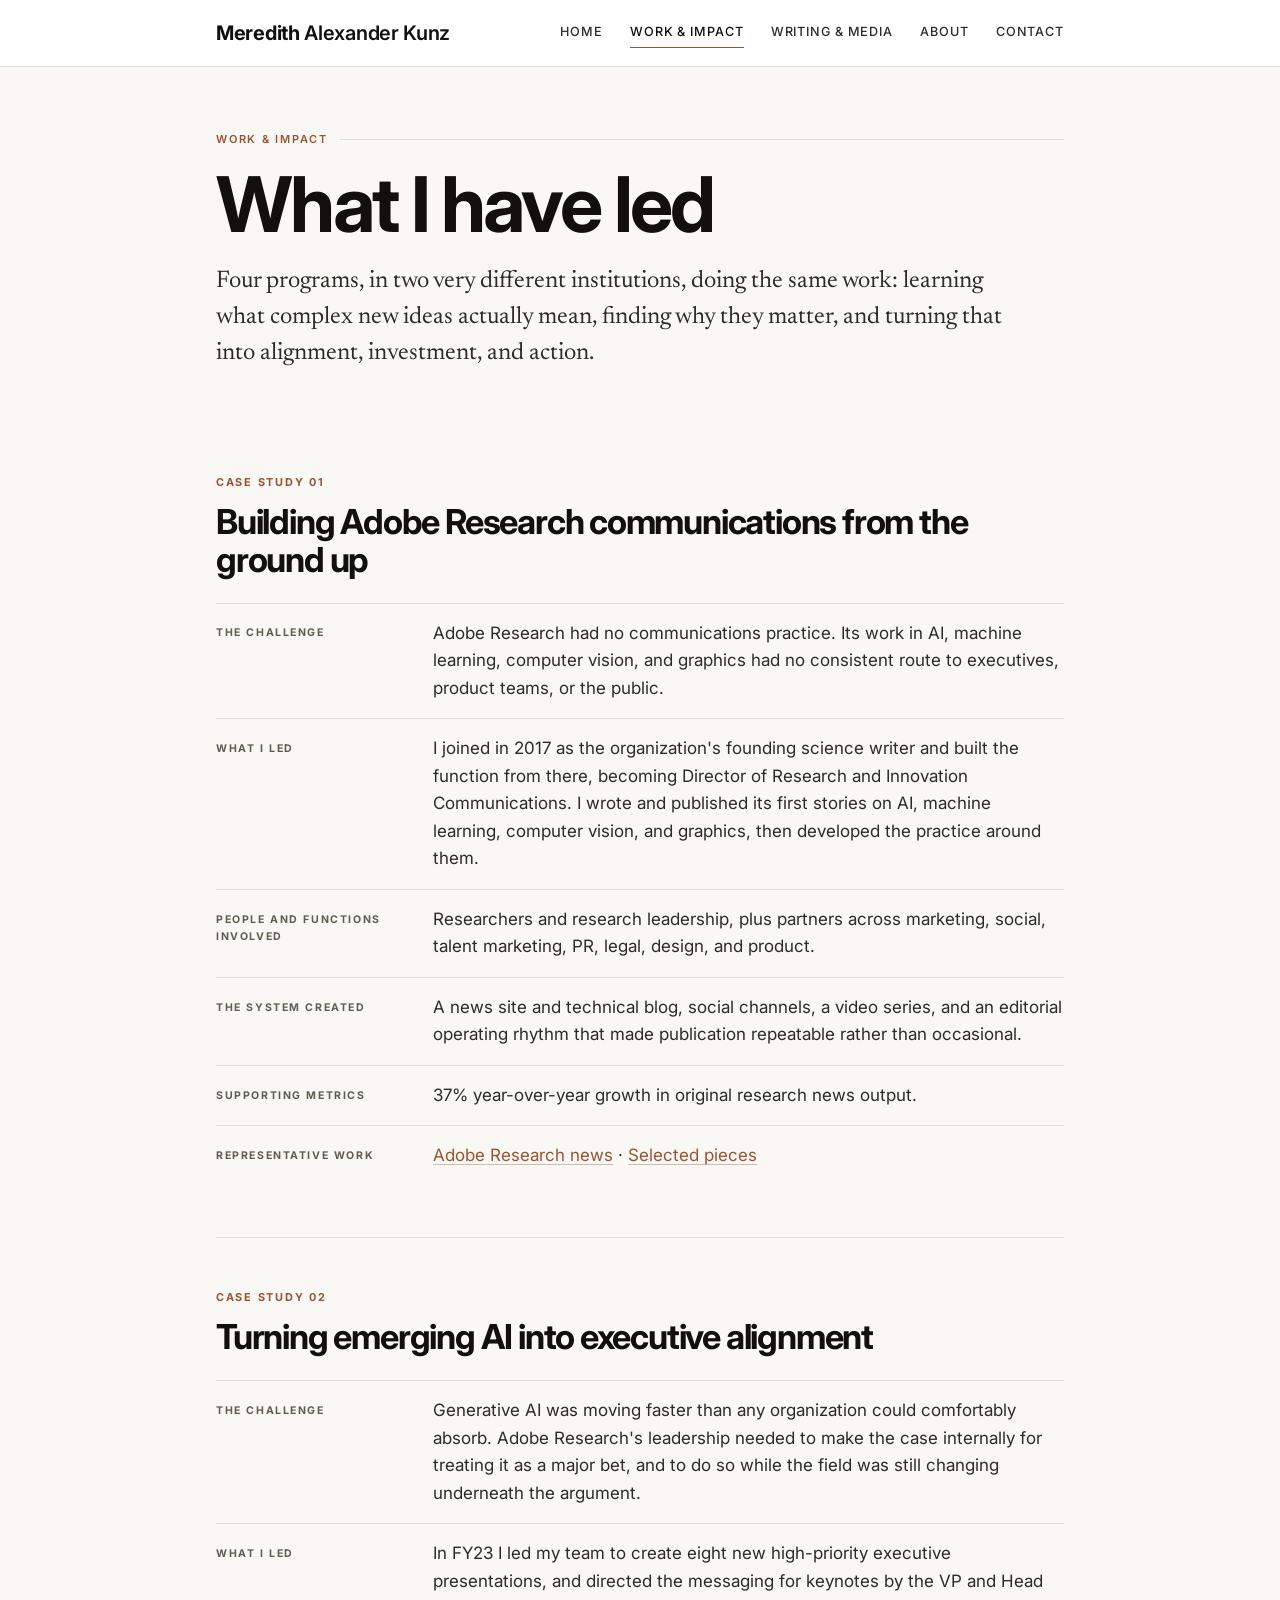
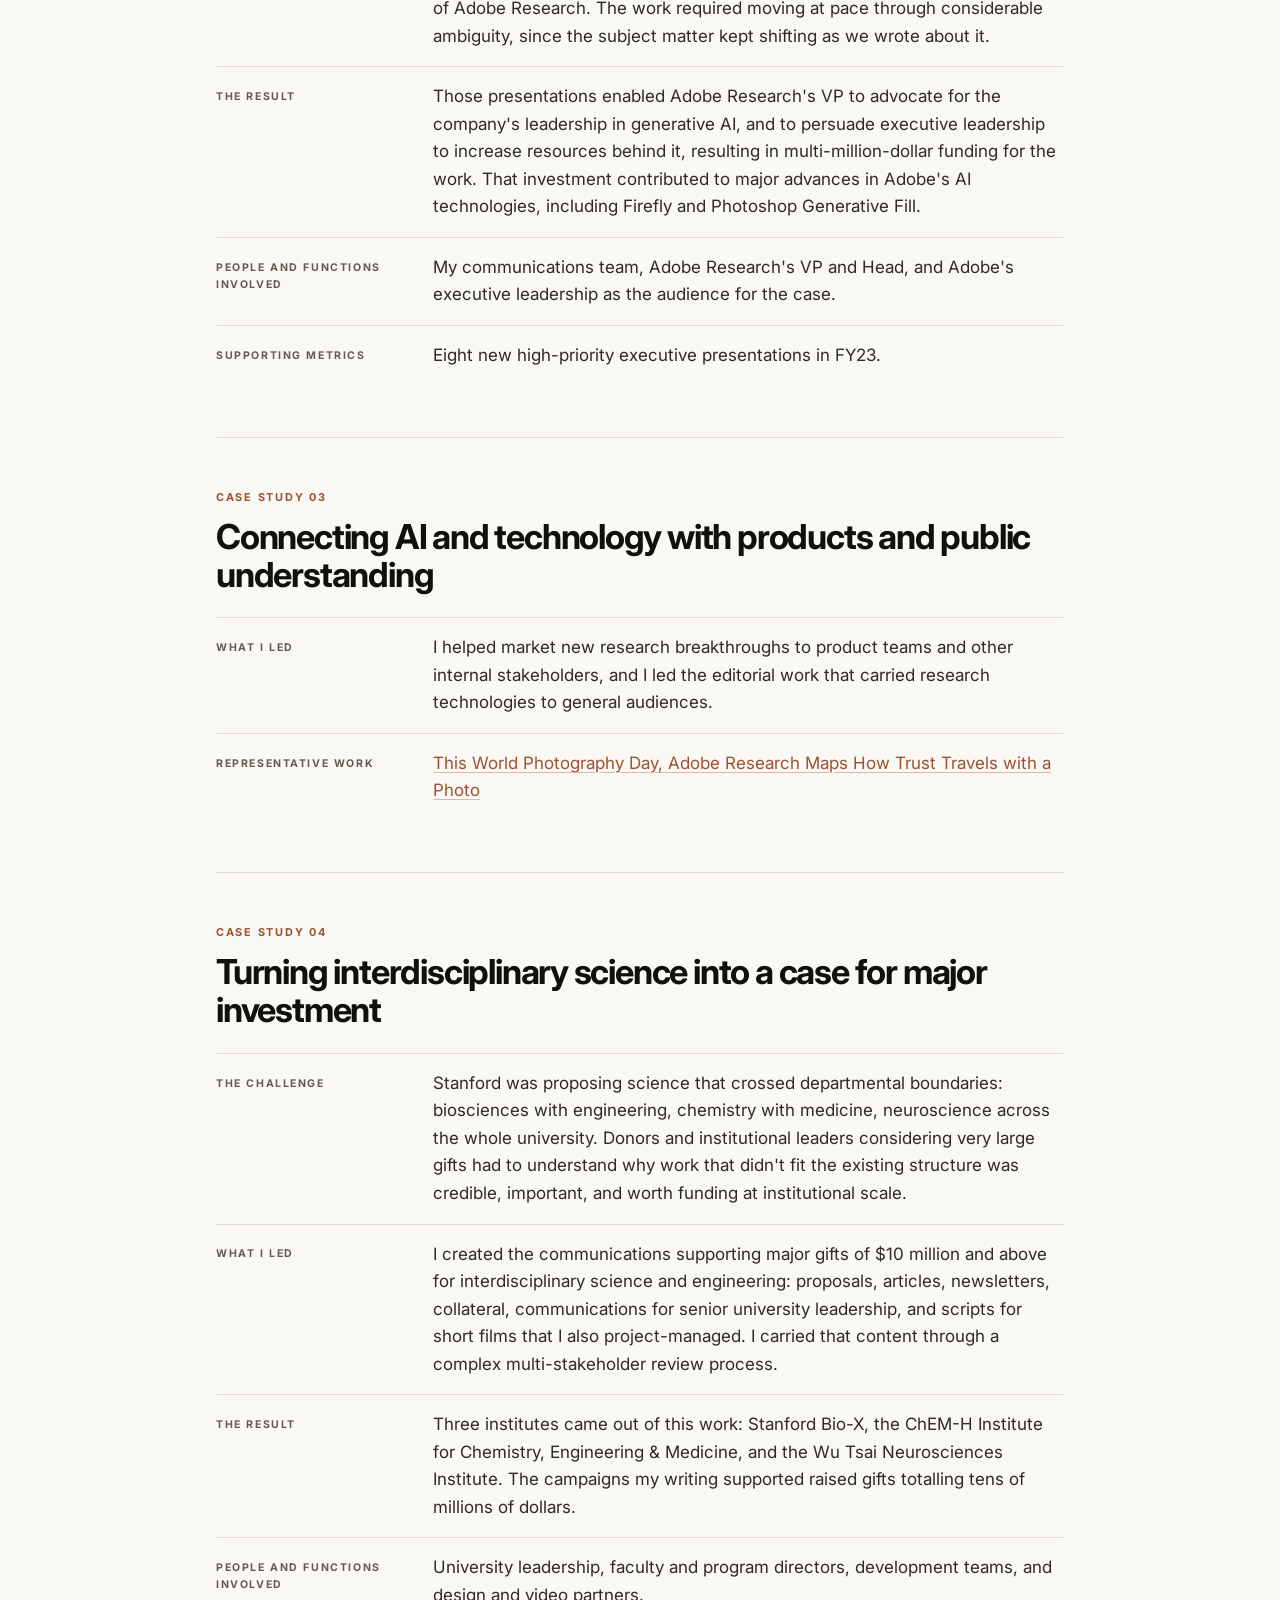
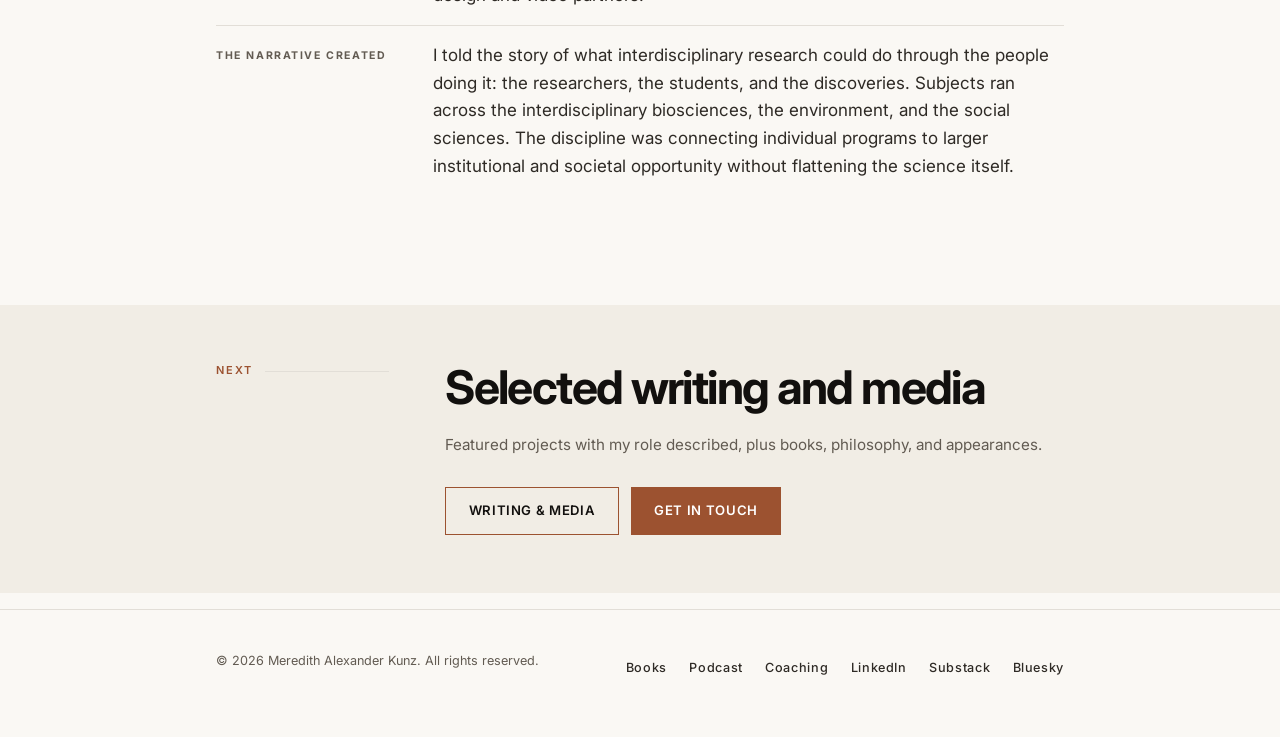
<file: work.html>
<!DOCTYPE html>
<html lang="en">
<head>
<meta charset="utf-8">
<meta name="viewport" content="width=device-width, initial-scale=1">
<script>document.documentElement.className += ' js';</script>
<title>Work &amp; Impact — Meredith Alexander Kunz</title>
<meta name="description" content="Four case studies: building an AI communications function from nothing, moving executive investment decisions, connecting technical work with products and the public, and making the case for major philanthropic investment in interdisciplinary science at Stanford.">
<link rel="canonical" href="https://meredithkunz.com/work.html">
<meta property="og:type" content="website">
<meta property="og:url" content="https://meredithkunz.com/work.html">
<meta property="og:title" content="Work &amp; Impact — Meredith Alexander Kunz">
<meta property="og:description" content="Four case studies in turning complex new ideas into alignment, investment, and action — at Adobe and at Stanford.">
<meta property="og:image" content="https://meredithkunz.com/images/share-card.jpg">
<meta property="og:image:width" content="1200">
<meta property="og:image:height" content="630">
<meta name="twitter:card" content="summary_large_image">
<meta name="twitter:image" content="https://meredithkunz.com/images/share-card.jpg">
<link rel="icon" href="favicon.ico" sizes="16x16 32x32 48x48">
<link rel="icon" href="favicon-32.png" type="image/png" sizes="32x32">
<link rel="apple-touch-icon" href="apple-touch-icon.png">
<link rel="preconnect" href="https://fonts.googleapis.com">
<link rel="preconnect" href="https://fonts.gstatic.com" crossorigin>
<link href="https://fonts.googleapis.com/css2?family=Newsreader:ital,opsz,wght@0,6..72,300..600;1,6..72,300..600&family=Inter:wght@400;500;600;700;800&display=swap" rel="stylesheet">
<link rel="stylesheet" href="style.css?v=35">
</head>
<body>

<header class="site-head">
  <div class="site-head__inner">
    <a class="wordmark" href="index.html">Meredith <b>Alexander Kunz</b></a>
    <button class="nav-toggle" aria-expanded="false" aria-controls="nav" aria-label="Menu">☰</button>
    <nav class="nav" id="nav" aria-label="Primary">
      <a href="index.html">Home</a>
      <a href="work.html" aria-current="page">Work &amp; Impact</a>
      <a href="writing.html">Writing &amp; Media</a>
      <a href="about.html">About</a>
      <a href="index.html#contact">Contact</a>
    </nav>
  </div>
</header>

<main>

  <section class="page-head">
    <div class="wrap">
      <p class="eyebrow">Work &amp; impact</p>
      <h1>What I have led</h1>
      <p class="lede">Four programs, in two very different institutions, doing the same work:
      learning what complex new ideas actually mean, finding why they matter, and turning that
      into alignment, investment, and action.</p>
    </div>
  </section>

  <section class="sec rise">
    <div class="wrap">

      <!-- ============ CASE 1 ============ -->
      <article class="case" id="case-1">
        <p class="case__num">Case study 01</p>
        <h2>Building Adobe Research communications from the ground up</h2>
        <dl class="case__rows">
          <div class="case__row">
            <dt>The challenge</dt>
            <dd>Adobe Research had no communications practice. Its work in AI, machine learning,
            computer vision, and graphics had no consistent route to executives, product teams, or
            the public.</dd>
          </div>
          <!-- TO ADD, The challenge: add one or two sentences on what that cost the organization at the time: what wasn't happening, or what was being missed. -->
          <div class="case__row">
            <dt>What I led</dt>
            <dd>I joined in 2017 as the organization's founding science writer and built the
            function from there, becoming Director of Research and Innovation Communications. I
            wrote and published its first stories on AI, machine learning, computer vision, and
            graphics, then developed the practice around them.</dd>
          </div>
          <div class="case__row">
            <dt>People and functions involved</dt>
            <dd>Researchers and research leadership, plus partners across marketing, social, talent
            marketing, PR, legal, design, and product.</dd>
          </div>
          <!-- TO ADD, People and functions involved: team size and structure, if you want it stated: how many people you lead now, and how the team is organized. -->
          <div class="case__row">
            <dt>The system created</dt>
            <dd>A news site and technical blog, social channels, a video series, and an editorial
            operating rhythm that made publication repeatable rather than occasional.</dd>
          </div>
          <!-- TO ADD, The system created: name the recurring mechanisms if you'd like them explicit: editorial calendar, intake process from researchers, review path, conference packages. -->
                    <!-- TO ADD, The result: how the organization operates differently now that this function exists. What can it do that it could not do in 2017? -->

          <div class="case__row">
            <dt>Supporting metrics</dt>
            <dd>37% year-over-year growth in original research news output.</dd>
          </div>
          <!-- TO ADD, Supporting metrics: the reach growth figure, once you've decided how to frame it, plus any others you want here. -->
          <div class="case__row">
            <dt>Representative work</dt>
            <dd><a href="https://research.adobe.com/">Adobe Research news</a> ·
            <a href="writing.html">Selected pieces</a></dd>
          </div>
        </dl>
      </article>

      <!-- ============ CASE 2 ============ -->
      <article class="case" id="case-2">
        <p class="case__num">Case study 02</p>
        <h2>Turning emerging AI into executive alignment</h2>
        <dl class="case__rows">
          <div class="case__row">
            <dt>The challenge</dt>
            <dd>Generative AI was moving faster than any organization could comfortably absorb.
            Adobe Research's leadership needed to make the case internally for treating it as a
            major bet, and to do so while the field was still changing underneath the argument.</dd>
          </div>
          <div class="case__row">
            <dt>What I led</dt>
            <dd>In FY23 I led my team to create eight new high-priority executive presentations,
            and directed the messaging for keynotes by the VP and Head of Adobe Research. The work
            required moving at pace through considerable ambiguity, since the subject matter kept
            shifting as we wrote about it.</dd>
          </div>
          <div class="case__row">
            <dt>The result</dt>
            <dd>Those presentations enabled Adobe Research's VP to advocate for the company's
            leadership in generative AI, and to persuade executive leadership to increase resources
            behind it, resulting in multi-million-dollar funding for the work. That investment
            contributed to major advances in Adobe's AI technologies, including Firefly and
            Photoshop Generative Fill.</dd>
          </div>
          <div class="case__row">
            <dt>People and functions involved</dt>
            <dd>My communications team, Adobe Research's VP and Head, and Adobe's executive
            leadership as the audience for the case.</dd>
          </div>
          <div class="case__row">
            <dt>Supporting metrics</dt>
            <dd>Eight new high-priority executive presentations in FY23.</dd>
          </div>
          <!-- TO ADD, Representative work: a public keynote, video, or talk that can be linked, if one exists. -->
        </dl>
      </article>

      <!-- ============ CASE 3 ============ -->
      <article class="case" id="case-3">
        <p class="case__num">Case study 03</p>
        <h2>Connecting AI and technology with products and public understanding</h2>
        <dl class="case__rows">
                    <!-- TO ADD, The challenge: the gap between research output and the teams and audiences that needed it, in your own framing. -->

          <div class="case__row">
            <dt>What I led</dt>
            <dd>I helped market new research breakthroughs to product teams and other internal
            stakeholders, and I led the editorial work that carried research technologies to
            general audiences.</dd>
          </div>
                    <!-- TO ADD, People and functions involved: product teams, researchers, and communications partners involved. -->

                    <!-- TO ADD, The system or narrative created: the recurring mechanism that made this work, and how technical material was translated for non-specialist readers. -->

                    <!-- TO ADD, The result: what changed for product teams or for public understanding. Name specific products only where your role is accurately described. -->

          
          <div class="case__row">
            <dt>Representative work</dt>
            <dd><a href="https://research.adobe.com/news/world-photography-day-adobe-research/">This
            World Photography Day, Adobe Research Maps How Trust Travels with a Photo</a></dd>
          </div>
          <!-- TO ADD, Representative work: confirm this is the right example for this case, or swap it. -->
        </dl>
      </article>

      <!-- ============ CASE 4 ============ -->
      <article class="case" id="case-4">
        <p class="case__num">Case study 04</p>
        <h2>Turning interdisciplinary science into a case for major investment</h2>
        <dl class="case__rows">
          <div class="case__row">
            <dt>The challenge</dt>
            <dd>Stanford was proposing science that crossed departmental boundaries: biosciences
            with engineering, chemistry with medicine, neuroscience across the whole university.
            Donors and institutional leaders considering very large gifts had to understand why
            work that didn't fit the existing structure was credible, important, and worth funding
            at institutional scale.</dd>
          </div>
          <div class="case__row">
            <dt>What I led</dt>
            <dd>I created the communications supporting major gifts of $10 million and above for
            interdisciplinary science and engineering: proposals, articles, newsletters, collateral,
            communications for senior university leadership, and scripts for short films that I also
            project-managed. I carried that content through a complex multi-stakeholder review
            process.</dd>
          </div>
          <div class="case__row">
            <dt>The result</dt>
            <dd>Three institutes came out of this work: Stanford Bio-X, the ChEM-H Institute for
            Chemistry, Engineering &amp; Medicine, and the Wu Tsai Neurosciences Institute. The
            campaigns my writing supported raised gifts totalling tens of millions of dollars.</dd>
          </div>
          <div class="case__row">
            <dt>People and functions involved</dt>
            <dd>University leadership, faculty and program directors, development teams, and design
            and video partners.</dd>
          </div>
          <div class="case__row">
            <dt>The narrative created</dt>
            <dd>I told the story of what interdisciplinary research could do through the people
            doing it: the researchers, the students, and the discoveries. Subjects ran across the
            interdisciplinary biosciences, the environment, and the social sciences. The discipline
            was connecting individual programs to larger institutional and societal opportunity
            without flattening the science itself.</dd>
          </div>
          <!-- TO ADD, Supporting detail: the years you held this remit, and the scale of the campaign, if you want them stated. -->
        </dl>
      </article>

    </div>
  </section>

  <section class="sec sec--band rise">
    <div class="wrap hgrid">
      <p class="eyebrow">Next</p>
      <div class="hgrid__body">
        <h2>Selected writing and media</h2>
        <p class="note">Featured projects with my role described, plus books, philosophy, and
        appearances.</p>
        <div class="btn-row" style="margin-top:1.2rem">
          <a class="btn btn--ghost" href="writing.html">Writing &amp; Media</a>
          <a class="btn" href="index.html#contact">Get in touch</a>
        </div>
      </div>
    </div>
  </section>

</main>

<footer class="site-foot">
  <div class="wrap site-foot__inner">
    <p class="copyright">© <span id="yr">2026</span> Meredith Alexander Kunz. All rights reserved.</p>
    <nav class="social" aria-label="More">
      <a href="books.html">Books</a>
      <a href="podcast.html">Podcast</a>
      <a href="coaching.html">Coaching</a>
      <a href="https://www.linkedin.com/in/meredithkunz/">LinkedIn</a>
      <a href="https://substack.com/@thestoicmom">Substack</a>
      <a href="https://bsky.app/profile/stoicwoman.bsky.social">Bluesky</a>
    </nav>
  </div>
</footer>

<script>
  document.getElementById('yr').textContent = new Date().getFullYear();
  var t = document.querySelector('.nav-toggle'), n = document.getElementById('nav');
  t.addEventListener('click', function () {
    var open = n.classList.toggle('is-open');
    t.setAttribute('aria-expanded', open);
  });
  n.addEventListener('click', function (e) {
    if (e.target.tagName === 'A') { n.classList.remove('is-open'); t.setAttribute('aria-expanded', false); }
  });
</script>

<script>
  (function () {
    var els = document.querySelectorAll('.rise');
    if (!('IntersectionObserver' in window) ||
        window.matchMedia('(prefers-reduced-motion: reduce)').matches) {
      els.forEach(function (el) { el.classList.add('is-in'); });
      return;
    }
    var io = new IntersectionObserver(function (entries) {
      entries.forEach(function (e) {
        if (e.isIntersecting) { e.target.classList.add('is-in'); io.unobserve(e.target); }
      });
    }, { rootMargin: '0px 0px -12% 0px' });
    els.forEach(function (el) { io.observe(el); });
  })();
</script>
</body>
</html>
</file>
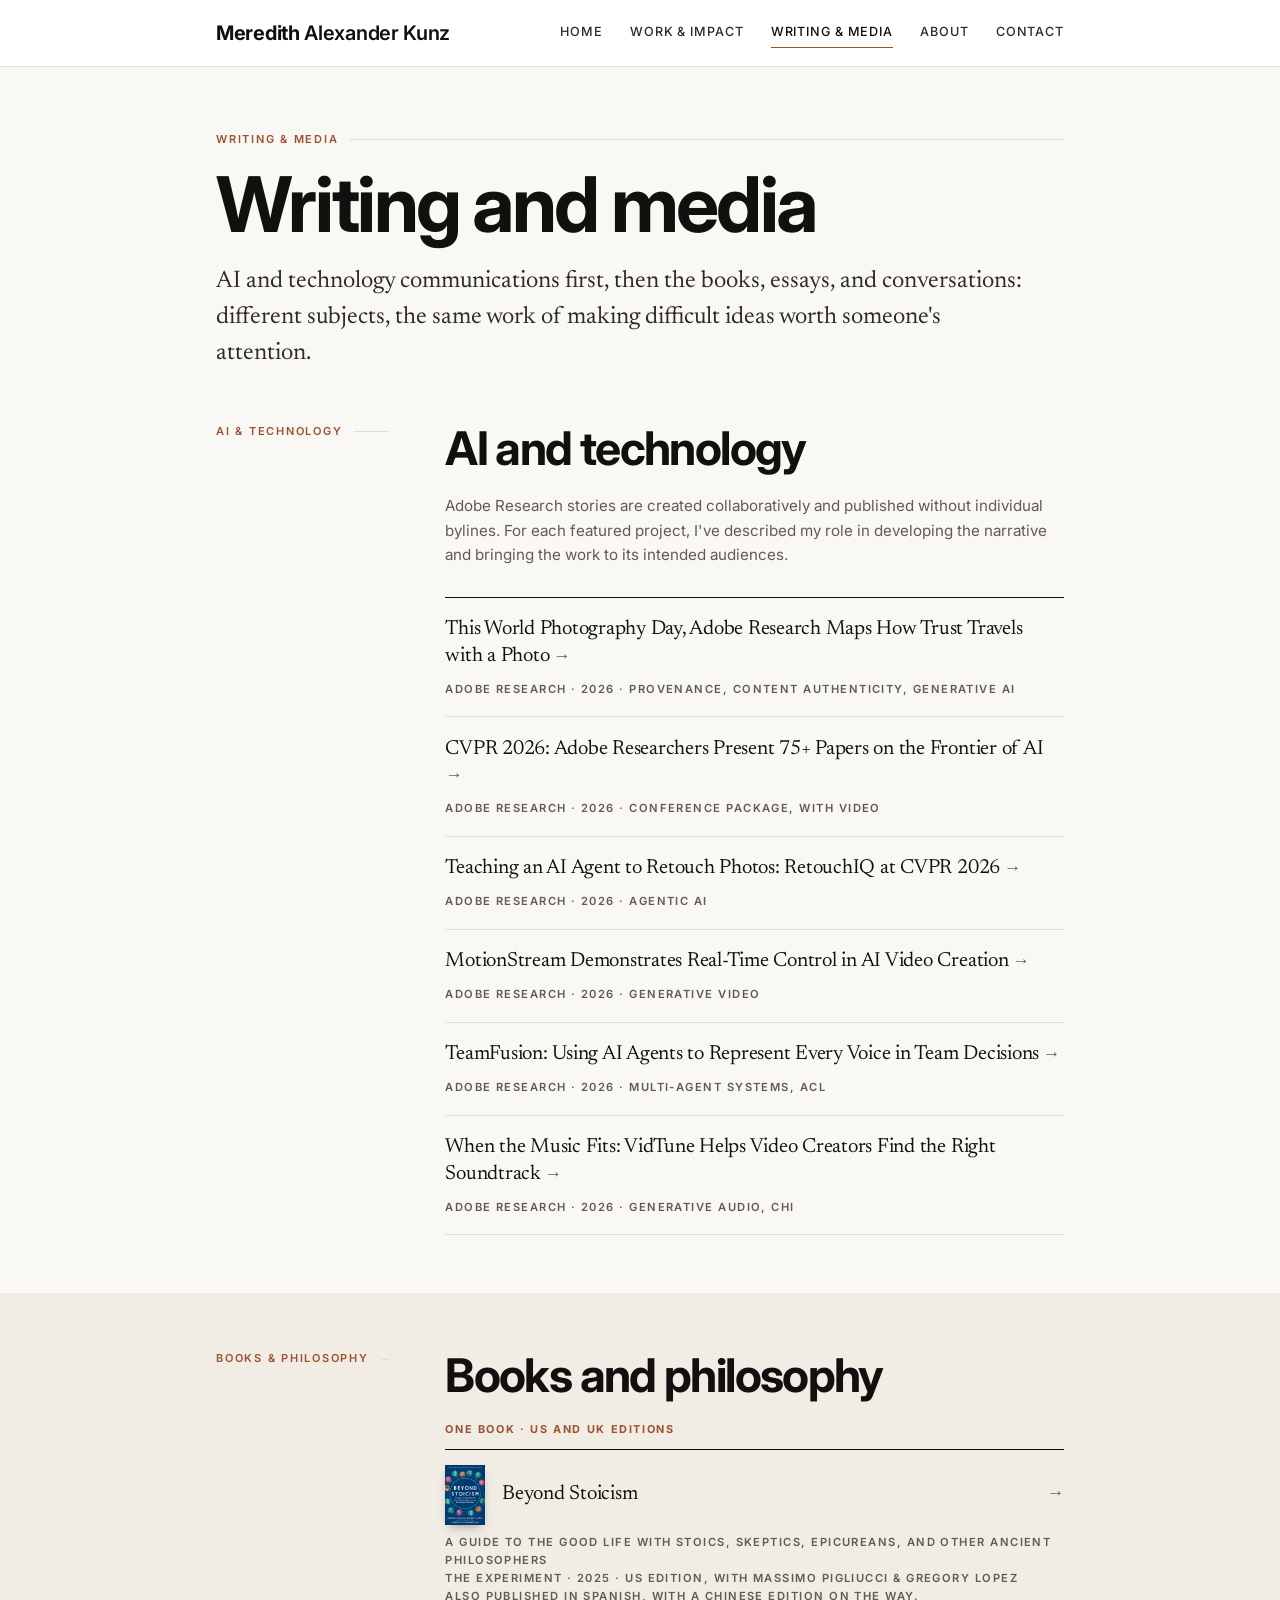
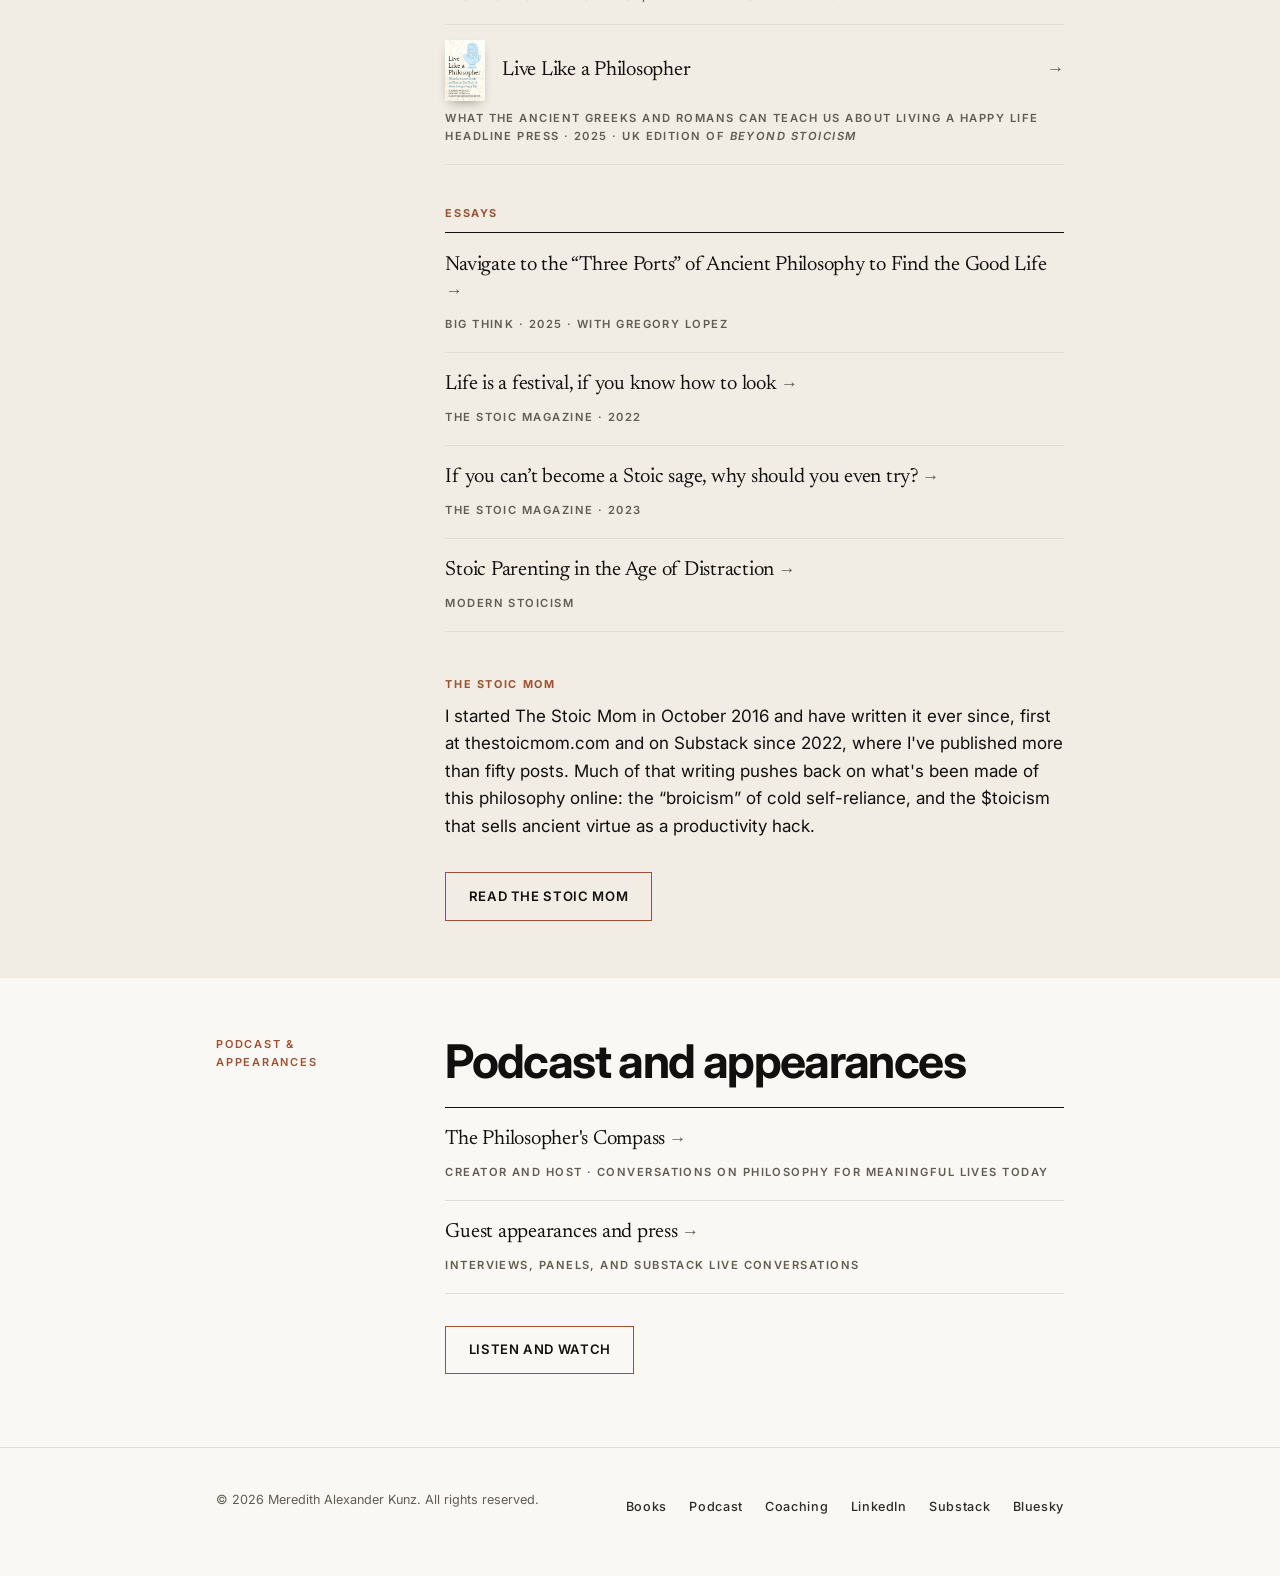
<file: writing.html>
<!DOCTYPE html>
<html lang="en">
<head>
<meta charset="utf-8">
<meta name="viewport" content="width=device-width, initial-scale=1">
<script>document.documentElement.className += ' js';</script>
<title>Writing &amp; Media — Meredith Alexander Kunz</title>
<meta name="description" content="Selected AI and technology communications work by Meredith Alexander Kunz, plus books, philosophy writing, the podcast, and appearances.">
<link rel="canonical" href="https://meredithkunz.com/writing.html">
<meta property="og:type" content="website">
<meta property="og:url" content="https://meredithkunz.com/writing.html">
<meta property="og:title" content="Writing &amp; Media — Meredith Alexander Kunz">
<meta property="og:description" content="Selected AI and technology communications work, plus books, philosophy writing, the podcast, and appearances.">
<meta property="og:image" content="https://meredithkunz.com/images/share-card.jpg">
<meta property="og:image:width" content="1200">
<meta property="og:image:height" content="630">
<meta name="twitter:card" content="summary_large_image">
<meta name="twitter:image" content="https://meredithkunz.com/images/share-card.jpg">
<link rel="icon" href="favicon.ico" sizes="16x16 32x32 48x48">
<link rel="icon" href="favicon-32.png" type="image/png" sizes="32x32">
<link rel="apple-touch-icon" href="apple-touch-icon.png">
<link rel="preconnect" href="https://fonts.googleapis.com">
<link rel="preconnect" href="https://fonts.gstatic.com" crossorigin>
<link href="https://fonts.googleapis.com/css2?family=Newsreader:ital,opsz,wght@0,6..72,300..600;1,6..72,300..600&family=Inter:wght@400;500;600;700;800&display=swap" rel="stylesheet">
<link rel="stylesheet" href="style.css?v=35">
</head>
<body>

<header class="site-head">
  <div class="site-head__inner">
    <a class="wordmark" href="index.html">Meredith <b>Alexander Kunz</b></a>
    <button class="nav-toggle" aria-expanded="false" aria-controls="nav" aria-label="Menu">☰</button>
    <nav class="nav" id="nav" aria-label="Primary">
      <a href="index.html">Home</a>
      <a href="work.html">Work &amp; Impact</a>
      <a href="writing.html" aria-current="page">Writing &amp; Media</a>
      <a href="about.html">About</a>
      <a href="index.html#contact">Contact</a>
    </nav>
  </div>
</header>

<main>

  <section class="page-head">
    <div class="wrap">
      <p class="eyebrow">Writing &amp; media</p>
      <h1>Writing and media</h1>
      <p class="lede">AI and technology communications first, then the books, essays, and
      conversations: different subjects, the same work of making difficult ideas worth someone's
      attention.</p>
    </div>
  </section>

  <!-- ============ AI AND TECHNOLOGY ============ -->
  <section class="sec rise" id="ai">
    <div class="wrap hgrid">
      <p class="eyebrow">AI &amp; technology</p>
      <div class="hgrid__body">
        <h2>AI and technology</h2>
        <p class="note">Adobe Research stories are created collaboratively and published without
        individual bylines. For each featured project, I've described my role in developing the
        narrative and bringing the work to its intended audiences.</p>

        <!-- WHEN YOU HAVE ROLE DETAILS, promote a piece into a fuller entry using this shape:
             <article class="project">
               <h3><a href="URL">Title</a></h3>
               <dl class="case__rows">
                 <div class="case__row"><dt>Challenge</dt><dd>The editorial problem.</dd></div>
                 <div class="case__row"><dt>My role</dt><dd>Exactly what you did.</dd></div>
                 <div class="case__row"><dt>Audience</dt><dd>Who it was for.</dd></div>
                 <div class="case__row"><dt>Why it mattered</dt><dd>…</dd></div>
                 <div class="case__row"><dt>Result</dt><dd>…</dd></div>
                 <div class="case__row"><dt>Published</dt><dd>Adobe Research · date · <a href="URL">Read the piece</a></dd></div>
               </dl>
             </article>
        -->

        <ul class="clips">
          <li class="clip">
            <a href="https://research.adobe.com/news/world-photography-day-adobe-research/">This
            World Photography Day, Adobe Research Maps How Trust Travels with a Photo</a>
            <span class="clip__meta">Adobe Research · 2026 · Provenance, content authenticity, generative AI</span>
          </li>
          <li class="clip">
            <a href="https://research.adobe.com/news/cvpr-2026-adobe-researchers-present-75-papers-on-the-frontier-of-ai/">CVPR
            2026: Adobe Researchers Present 75+ Papers on the Frontier of AI</a>
            <span class="clip__meta">Adobe Research · 2026 · Conference package, with video</span>
          </li>
          <li class="clip">
            <a href="https://research.adobe.com/news/teaching-an-ai-agent-to-retouch-photos-retouchiq-at-cvpr-2026/">Teaching
            an AI Agent to Retouch Photos: RetouchIQ at CVPR 2026</a>
            <span class="clip__meta">Adobe Research · 2026 · Agentic AI</span>
          </li>
          <li class="clip">
            <a href="https://research.adobe.com/news/motionstream-control-in-ai-video-creation/">MotionStream
            Demonstrates Real-Time Control in AI Video Creation</a>
            <span class="clip__meta">Adobe Research · 2026 · Generative video</span>
          </li>
          <li class="clip">
            <a href="https://research.adobe.com/news/teamfusion-using-ai-agents-to-represent-every-voice-in-team-decisions/">TeamFusion:
            Using AI Agents to Represent Every Voice in Team Decisions</a>
            <span class="clip__meta">Adobe Research · 2026 · Multi-agent systems, ACL</span>
          </li>
          <li class="clip">
            <a href="https://research.adobe.com/news/when-the-music-fits-vidtune-helps-video-creators-find-the-right-soundtrack/">When
            the Music Fits: VidTune Helps Video Creators Find the Right Soundtrack</a>
            <span class="clip__meta">Adobe Research · 2026 · Generative audio, CHI</span>
          </li>
          <!-- IN RESERVE: delete the surrounding comment markers to publish one.
          <li class="clip">
            <a href="https://research.adobe.com/news/slideredit-at-cvpr-2026/">Giving Image Editors Adjustable Control Over Editing Instructions: SliderEdit at CVPR 2026</a>
            <span class="clip__meta">Adobe Research · 2026 · Image editing, CVPR</span>
          </li>
          <li class="clip">
            <a href="https://research.adobe.com/news/superfit-at-cvpr-2026-compresses-3d-shapes-into-editable-building-blocks/">A Single Primitive to Rule Them All: SuperFit at CVPR 2026 Compresses 3D Shapes into Editable Building Blocks</a>
            <span class="clip__meta">Adobe Research · 2026 · 3D graphics, CVPR</span>
          </li>
          <li class="clip">
            <a href="https://research.adobe.com/news/sigma-gen-placing-any-subject-anywhere-exactly-where-you-want-it/">SIGMA-GEN: Placing Any Subject, Anywhere, Exactly Where You Want It</a>
            <span class="clip__meta">Adobe Research · 2026 · Generative imaging</span>
          </li>
          <li class="clip">
            <a href="https://research.adobe.com/news/vidmento-filling-the-gaps-in-your-video-story-with-contextual-ai/">Vidmento: Filling the Gaps in Your Video Story with Generative AI</a>
            <span class="clip__meta">Adobe Research · 2026 · Generative video, CHI</span>
          </li>
          <li class="clip">
            <a href="https://research.adobe.com/news/agentic-design-review-system-teaching-ai-to-review-graphic-designs-the-way-experts-do/">Agentic Design Review System: Teaching AI to Review Graphic Designs the Way Experts Do</a>
            <span class="clip__meta">Adobe Research · 2026 · Multi-agent systems, AAAI</span>
          </li>
          <li class="clip">
            <a href="https://research.adobe.com/news/object-wiper-a-smarter-way-to-erase-objects-from-video/">Object-WIPER: A Smarter Way to Erase Objects from Video</a>
            <span class="clip__meta">Adobe Research · 2026 · Diffusion models, CVPR</span>
          </li>
          <li class="clip">
            <a href="https://research.adobe.com/news/look-here-researcher-predicts-what-attracts-attention-in-photos-and-designs/">Look Here: Researcher Predicts What Attracts Attention in Photos and Designs</a>
            <span class="clip__meta">Adobe Research · Researcher profile</span>
          </li>
          <li class="clip">
            <a href="https://research.adobe.com/news/researchers-ask-will-you-remember-that-video-tomorrow/">Researchers Ask: Will You Remember that Video Tomorrow?</a>
            <span class="clip__meta">Adobe Research · Computer vision</span>
          </li>
          <li class="clip">
            <a href="https://research.adobe.com/news/fresco-the-future-of-painting-born-of-a-union-of-art-and-science/">Fresco: The Future of Painting, Born of a Union of Art and Science</a>
            <span class="clip__meta">Adobe Research · Art and science</span>
          </li>
          -->
        </ul>
      </div>
    </div>
  </section>

  <!-- ============ BOOKS AND PHILOSOPHY ============ -->
  <section class="sec sec--band rise" id="books">
    <div class="wrap hgrid">
      <p class="eyebrow">Books &amp; philosophy</p>
      <div class="hgrid__body">
        <h2>Books and philosophy</h2>

        <p class="clips__group">One book · US and UK editions</p>
        <ul class="clips" style="margin-bottom:2.5rem">
          <li class="clip clip--book">
            <a href="books.html" style="display:flex;align-items:center;gap:1.05rem">
              <img src="images/beyond_stoicism.jpg" alt="" loading="lazy" width="40" height="60" style="width:40px;height:auto;flex:none">
              <span class="clip__title">Beyond Stoicism</span>
            </a>
            <span class="clip__meta">A Guide to the Good Life with Stoics, Skeptics, Epicureans, and Other Ancient Philosophers<br>The Experiment · 2025 · US edition, with Massimo Pigliucci &amp; Gregory Lopez<br>Also published in Spanish, with a Chinese edition on the way.</span>
          </li>
          <li class="clip clip--book">
            <a href="books.html" style="display:flex;align-items:center;gap:1.05rem">
              <img src="images/livelike.jpg" alt="" loading="lazy" width="40" height="61" style="width:40px;height:auto;flex:none">
              <span class="clip__title">Live Like a Philosopher</span>
            </a>
            <span class="clip__meta">What the Ancient Greeks and Romans Can Teach Us About Living a Happy Life<br>Headline Press · 2025 · UK edition of <cite>Beyond Stoicism</cite></span>
          </li>
        </ul>

        <p class="clips__group">Essays</p>
        <ul class="clips">
          <li class="clip">
            <a href="https://bigthink.com/thinking/navigate-to-the-three-ports-of-ancient-philosophy-to-find-the-good-life/">Navigate
            to the “Three Ports” of Ancient Philosophy to Find the Good Life</a>
            <span class="clip__meta">Big Think · 2025 · with Gregory Lopez</span>
          </li>
          <li class="clip">
            <a href="https://thestoicgym.com/the-stoic-magazine/article/613">Life is a festival,
            if you know how to look</a>
            <span class="clip__meta">The Stoic Magazine · 2022</span>
          </li>
          <li class="clip">
            <a href="https://thestoicgym.com/the-stoic-magazine/article/656">If you can’t become a
            Stoic sage, why should you even try?</a>
            <span class="clip__meta">The Stoic Magazine · 2023</span>
          </li>
          <li class="clip">
            <a href="https://modernstoicism.com/stoic-parenting-in-the-age-of-distraction-by-meredith-kunz/">Stoic
            Parenting in the Age of Distraction</a>
            <span class="clip__meta">Modern Stoicism</span>
          </li>
          <!-- IN RESERVE: delete the surrounding comment markers to publish one.
          <li class="clip">
            <a href="https://modernstoicism.com/a-stoic-approach-to-parenting-helping-parents-and-kids-thrive-by-meredith-alexander-kunz/">A Stoic Approach to Parenting: Helping Parents and Kids Thrive</a>
            <span class="clip__meta">Modern Stoicism</span>
          </li>
          <li class="clip">
            <a href="https://thestoicgym.com/the-stoic-magazine/article/603">Meditating my way to the inner citadel</a>
            <span class="clip__meta">The Stoic Magazine · 2022</span>
          </li>
          <li class="clip">
            <a href="https://thestoicgym.com/the-stoic-magazine/article/560">The ancient Cynics: a backdrop to Stoicism</a>
            <span class="clip__meta">The Stoic Magazine</span>
          </li>
          -->
        </ul>

        <p class="clips__group" style="margin-top:2.75rem">The Stoic Mom</p>
        <p>I started The Stoic Mom in October 2016 and have written it ever since, first at
        thestoicmom.com and on Substack since 2022, where I've published more than fifty posts.
        Much of that writing pushes back on what's been made of this philosophy online: the
        “broicism” of cold self-reliance, and the $toicism that sells ancient virtue as a
        productivity hack.</p>
        <div class="btn-row">
          <a class="btn btn--ghost" href="https://substack.com/@thestoicmom">Read The Stoic Mom</a>
        </div>
      </div>
    </div>
  </section>

  <!-- ============ PODCAST AND APPEARANCES ============ -->
  <section class="sec rise" id="media">
    <div class="wrap hgrid">
      <p class="eyebrow">Podcast &amp; appearances</p>
      <div class="hgrid__body">
        <h2>Podcast and appearances</h2>
        <ul class="clips">
          <li class="clip">
            <a href="podcast.html">The Philosopher's Compass</a>
            <span class="clip__meta">Creator and host · Conversations on philosophy for meaningful lives today</span>
          </li>
          <li class="clip">
            <a href="podcast.html#elsewhere">Guest appearances and press</a>
            <span class="clip__meta">Interviews, panels, and Substack Live conversations</span>
          </li>
        </ul>
        <!-- TO ADD: if you want speaking on research and science communications represented here,
             add a line describing what you are available to speak or moderate on. -->
        <div class="btn-row">
          <a class="btn btn--ghost" href="podcast.html">Listen and watch</a>
        </div>
      </div>
    </div>
  </section>

</main>

<footer class="site-foot">
  <div class="wrap site-foot__inner">
    <p class="copyright">© <span id="yr">2026</span> Meredith Alexander Kunz. All rights reserved.</p>
    <nav class="social" aria-label="More">
      <a href="books.html">Books</a>
      <a href="podcast.html">Podcast</a>
      <a href="coaching.html">Coaching</a>
      <a href="https://www.linkedin.com/in/meredithkunz/">LinkedIn</a>
      <a href="https://substack.com/@thestoicmom">Substack</a>
      <a href="https://bsky.app/profile/stoicwoman.bsky.social">Bluesky</a>
    </nav>
  </div>
</footer>

<script>
  document.getElementById('yr').textContent = new Date().getFullYear();
  var t = document.querySelector('.nav-toggle'), n = document.getElementById('nav');
  t.addEventListener('click', function () {
    var open = n.classList.toggle('is-open');
    t.setAttribute('aria-expanded', open);
  });
  n.addEventListener('click', function (e) {
    if (e.target.tagName === 'A') { n.classList.remove('is-open'); t.setAttribute('aria-expanded', false); }
  });
</script>

<script>
  (function () {
    var els = document.querySelectorAll('.rise');
    if (!('IntersectionObserver' in window) ||
        window.matchMedia('(prefers-reduced-motion: reduce)').matches) {
      els.forEach(function (el) { el.classList.add('is-in'); });
      return;
    }
    var io = new IntersectionObserver(function (entries) {
      entries.forEach(function (e) {
        if (e.isIntersecting) { e.target.classList.add('is-in'); io.unobserve(e.target); }
      });
    }, { rootMargin: '0px 0px -12% 0px' });
    els.forEach(function (el) { io.observe(el); });
  })();
</script>
</body>
</html>
</file>
<file: style.css>
/* =========================================================
   Meredith Alexander Kunz — Modern Editorial
   ========================================================= */

:root {
  --ink:        #12100E;
  --ink-soft:   #2E2A25;
  --ink-faint:  #625B52;
  --paper:      #FAF8F4;
  --band:       #F1EDE5;
  --rule:       #E2DED7;
  --accent:     #9C5230;
  --accent-dk:  #7C3D22;
  --forest:     #172D21;
  --sage:       #8A9A76;

  --max:  960px;
  --gut:  clamp(20px, 5vw, 56px);

  --f-serif: "Newsreader", Georgia, "Times New Roman", serif;
  --f-display: "Inter", -apple-system, BlinkMacSystemFont, "Segoe UI", Helvetica, Arial, sans-serif;
  --f-sans:  "Inter", -apple-system, BlinkMacSystemFont, "Segoe UI", Helvetica, Arial, sans-serif;
}

*, *::before, *::after { box-sizing: border-box; }

html { -webkit-text-size-adjust: 100%; scroll-behavior: smooth; }

body {
  margin: 0;
  background: var(--paper);
  color: var(--ink);
  font-family: var(--f-sans);
  font-size: 17px;
  line-height: 1.62;
  -webkit-font-smoothing: antialiased;
  text-rendering: optimizeLegibility;
}

img { max-width: 100%; display: block; }

a { color: var(--ink); text-decoration-color: var(--rule); text-underline-offset: 3px; }
a:hover { color: var(--accent); text-decoration-color: currentColor; }

.wrap { max-width: var(--max); margin: 0 auto; padding-inline: var(--gut); }

/* ---------- Typography ---------- */

h1, h2, h3 { font-family: var(--f-display); font-weight: 700; letter-spacing: -0.035em; margin: 0; }

h1 {
  font-size: clamp(2.9rem, 7.4vw, 5.4rem);
  line-height: 0.98;
}

h2 {
  font-size: clamp(1.9rem, 3.9vw, 2.9rem);
  line-height: 1.1;
}

h3 { font-size: 1.28rem; line-height: 1.25; }

p { margin: 0 0 1.15em; }

.eyebrow {
  font-family: var(--f-sans);
  font-size: 0.688rem;
  font-weight: 600;
  letter-spacing: 0.16em;
  text-transform: uppercase;
  color: var(--accent);
  margin: 0 0 1.15rem;
  display: flex;
  align-items: center;
  gap: 0.75rem;
}
.eyebrow::after {
  content: "";
  flex: 1;
  height: 1px;
  background: var(--rule);
}

.lede {
  font-family: var(--f-serif);
  font-size: clamp(1.2rem, 2.1vw, 1.5rem);
  line-height: 1.5;
  color: var(--ink-soft);
}

/* ---------- Buttons ---------- */

.btn {
  display: inline-block;
  font-family: var(--f-sans);
  font-size: 0.82rem;
  font-weight: 600;
  letter-spacing: 0.05em;
  text-transform: uppercase;
  padding: 0.95em 1.7em;
  border: 1px solid var(--accent);
  background: var(--accent);
  color: #fff;
  text-decoration: none;
  transition: background .18s ease, color .18s ease, border-color .18s ease;
  cursor: pointer;
}
.btn:hover { background: var(--accent-dk); border-color: var(--accent-dk); color: #fff; }

.btn--ghost { background: transparent; color: var(--ink); }
.btn--ghost:hover { background: var(--ink); border-color: var(--ink); color: #fff; }

.btn-row { display: flex; flex-wrap: wrap; gap: 0.75rem; margin-top: 2rem; }

/* ---------- Header ---------- */

.site-head {
  position: sticky;
  top: 0;
  z-index: 50;
  background: rgba(255,255,255,0.94);
  backdrop-filter: saturate(180%) blur(12px);
  border-bottom: 1px solid var(--rule);
}
.site-head__inner {
  max-width: var(--max);
  margin: 0 auto;
  padding: 0 var(--gut);
  height: 66px;
  display: flex;
  align-items: center;
  justify-content: space-between;
  gap: 1.5rem;
}
.wordmark {
  font-family: var(--f-display);
  font-weight: 700;
  font-size: 1.25rem;
  letter-spacing: -0.015em;
  text-decoration: none;
  white-space: nowrap;
}
.wordmark b { font-weight: 600; }

.nav { display: flex; align-items: center; gap: 1.7rem; }
.nav a {
  font-size: 0.79rem;
  font-weight: 500;
  letter-spacing: 0.07em;
  text-transform: uppercase;
  text-decoration: none;
  color: var(--ink-soft);
  padding-block: 4px;
  border-bottom: 1.5px solid transparent;
}
.nav a:hover, .nav a[aria-current="page"] { color: var(--ink); border-bottom-color: var(--accent); }

.nav-toggle {
  display: none;
  background: none; border: 0; padding: 8px; cursor: pointer;
  font-size: 1.25rem; line-height: 1; color: var(--ink);
}

/* Portrait lives beside the bio */
.bio-portrait { margin: 0; max-width: 100%; }

/* ---------- Hero: name first, promise second ---------- */

.hero { padding: clamp(2.6rem, 5.5vw, 4.2rem) 0 clamp(1.9rem, 3.5vw, 2.6rem); }

.hero__name {
  font-size: clamp(2.5rem, 7.8vw, 5.8rem);
  line-height: 0.94;
  letter-spacing: -0.042em;
  margin-bottom: 1.6rem;
  text-wrap: balance;
}

/* Short enough to be set as a headline again. */
.hero__lede {
  font-family: var(--f-display);
  font-weight: 700;
  font-size: clamp(1.7rem, 3.6vw, 2.55rem);
  line-height: 1.14;
  letter-spacing: -0.03em;
  margin: 0 0 1.15rem;
  max-width: 34ch;
  text-wrap: balance;
}
.hero__sub {
  font-family: var(--f-serif);
  font-size: clamp(1.05rem, 1.6vw, 1.2rem);
  line-height: 1.5;
  color: var(--ink-soft);
  max-width: 62ch;
  margin: 0;
}

.sec__close {
  font-family: var(--f-serif);
  font-size: 1.1rem;
  line-height: 1.55;
  color: var(--ink-soft);
  border-top: 1px solid var(--rule);
  margin: 2rem 0 0;
  padding-top: 1.6rem;
}
.sec__intro {
  font-family: var(--f-serif);
  font-size: 1.15rem;
  line-height: 1.55;
  color: var(--ink-soft);
  margin: 0 0 2rem;
}
.hero__promise {
  font-family: var(--f-serif);
  font-size: clamp(1.3rem, 2.4vw, 1.75rem);
  line-height: 1.4;
  color: var(--ink-soft);
  max-width: 48ch;
  margin: 0;
  text-wrap: balance;
}

.hero__avail {
  margin: 1.7rem 0 0;
  font-family: var(--f-sans);
  font-size: 0.95rem;
  color: var(--ink-faint);
  max-width: 54ch;
}

/* ---------- Numbers ---------- */

.stats {
  display: grid;
  grid-template-columns: repeat(3, minmax(0, 1fr));
  gap: clamp(1.5rem, 4vw, 3rem);
}
.stats-band { background: var(--forest); padding: clamp(1.5rem, 3vw, 2.15rem) 0; }
.stats-band .stat b { color: #F4F1E9; }
.stats-band .stat span { color: #B9C4A8; }
.stat b {
  display: block;
  font-family: var(--f-display);
  font-weight: 700;
  font-size: clamp(1.7rem, 3.4vw, 2.35rem);
  letter-spacing: -0.035em;
  line-height: 1;
  margin-bottom: 0.38rem;
}
.stat span { display: block; color: var(--ink-soft); font-size: 0.95rem; max-width: 26ch; }
@media (max-width: 700px) {
  .stats { grid-template-columns: 1fr; gap: 1.25rem; }
  .stat b { font-size: 1.8rem; margin-bottom: 0.3rem; }
  .stat span { max-width: none; }
}

/* ---------- Metrics, stated plainly ---------- */

.metrics { margin: 0; padding: 0; list-style: none; }
.metric {
  padding-bottom: 1.5rem;
  margin-bottom: 1.5rem;
  border-bottom: 1px solid var(--rule);
}
.metrics > .metric:last-child { border-bottom: 0; padding-bottom: 0; margin-bottom: 0; }
.metric__value {
  font-family: var(--f-display);
  font-weight: 700;
  font-size: 1.35rem;
  letter-spacing: -0.028em;
  line-height: 1.2;
  margin: 0 0 0.5rem;
}
.metric__note { margin: 0; color: var(--ink-soft); font-size: 0.98rem; }

/* ---------- Case studies ---------- */

.cases { display: grid; gap: 0; margin: 0; padding: 0; list-style: none; border-top: 1px solid var(--ink); }
.case-teaser { border-bottom: 1px solid var(--rule); padding: 1.5rem 0; }
.case-teaser h3 { margin: 0 0 0.45rem; font-size: 1.2rem; }
.case-teaser p { margin: 0; color: var(--ink-soft); font-size: 0.98rem; }

.case { padding-block: clamp(2.2rem, 4.5vw, 3.2rem); border-bottom: 1px solid var(--rule); }
.case:last-of-type { border-bottom: 0; }
.case__num {
  font-family: var(--f-sans);
  font-size: 0.68rem; font-weight: 700; letter-spacing: 0.16em;
  text-transform: uppercase; color: var(--accent); margin: 0 0 0.7rem;
}
.case > h2 { font-size: clamp(1.6rem, 3vw, 2.15rem); margin-bottom: 1.5rem; }
.case__rows { margin: 0; }
.case__row {
  display: grid;
  grid-template-columns: minmax(0, 0.3fr) minmax(0, 1fr);
  gap: 0.35rem 1.75rem;
  padding: 1rem 0;
  border-top: 1px solid var(--rule);
}
.case__row dt {
  font-size: 0.66rem; font-weight: 700; letter-spacing: 0.15em;
  text-transform: uppercase; color: var(--ink-faint); padding-top: 0.3rem;
}
.case__row dd { margin: 0; color: var(--ink-soft); }
.case__row dd a { color: var(--accent); text-decoration-color: rgba(156,82,48,.38); }
@media (max-width: 700px) {
  .case__row { grid-template-columns: 1fr; }
  .case__row dt { padding-top: 0; }
}

/* ---------- Featured writing projects ---------- */

.project { padding-block: 1.8rem; border-bottom: 1px solid var(--rule); }
.project:first-of-type { border-top: 1px solid var(--ink); }
.project h3 { margin: 0 0 0.9rem; font-size: 1.24rem; }
.project h3 a { text-decoration-color: rgba(156,82,48,.38); }

/* ---------- Placeholders awaiting Meredith's input ---------- */

.ph {
  display: block;
  border: 1px dashed #C2A88F;
  background: #FBF4EC;
  color: #7C3D22;
  font-family: var(--f-sans);
  font-size: 0.85rem;
  line-height: 1.5;
  padding: 0.65rem 0.8rem;
  margin: 0.15rem 0;
}

/* full-bleed banner image */
.banner { margin: 0; }
.banner img { width: 100%; height: auto; }

/* ---------- Briefly ---------- */

.briefly {
  display: grid;
  grid-template-columns: minmax(0, 0.28fr) minmax(0, 1fr);
  gap: clamp(1.5rem, 5vw, 4rem);
  align-items: start;
}
.briefly__body p {
  font-family: var(--f-serif);
  font-size: 1.2rem;
  line-height: 1.65;
  color: var(--ink);
}
.briefly__body a { color: var(--accent); text-decoration-color: rgba(156,82,48,.38); }
.briefly__verbs {
  border-top: 1px solid var(--rule);
  padding-top: 1.4rem;
  margin-top: 1.9rem;
  color: var(--ink) !important;
}

/* ---------- Right now ---------- */

.now {
  display: grid;
  grid-template-columns: minmax(0, 1.25fr) minmax(0, 0.75fr);
  gap: clamp(1.5rem, 5vw, 4rem);
  align-items: start;
}
.now__line {
  font-family: var(--f-serif);
  font-size: clamp(1.3rem, 2.3vw, 1.7rem);
  line-height: 1.4;
  margin: 0;
  max-width: 34ch;
}
.now__sub p { color: var(--ink-soft); margin: 0; }
.now__sub strong { font-weight: 500; }

@media (max-width: 860px) {
  .briefly, .now { grid-template-columns: 1fr; }
}

/* ---------- One grid for every homepage section ---------- */

.sec { padding-block: clamp(2.5rem, 4.8vw, 3.6rem); }
.sec--band { background: var(--band); }
.hgrid {
  display: grid;
  grid-template-columns: minmax(0, 0.28fr) minmax(0, 1fr);
  gap: clamp(1.75rem, 4.5vw, 3.5rem);
  align-items: start;
}
.hgrid > .eyebrow { position: sticky; top: 92px; margin-bottom: 0; }

/* About gives its label column enough width to hold the portrait */
.hgrid--wide { grid-template-columns: minmax(0, 0.42fr) minmax(0, 1fr); }
.hgrid__side { position: sticky; top: 92px; }
.hgrid__side .eyebrow { margin-bottom: 1.3rem; }
.hgrid__body > h2 { margin-bottom: 1.25rem; }
.hgrid__body > .note {
  font-size: 0.95rem;
  color: var(--ink-faint);
  margin: 0 0 1.8rem;
}
@media (max-width: 860px) {
  .hgrid, .hgrid--wide { grid-template-columns: 1fr; }
  .hgrid > .eyebrow { position: static; margin-bottom: 1.1rem; }
  .hgrid__side { position: static; margin-bottom: 2rem; }
  .bio-portrait { max-width: 320px; }
}

/* ---------- Sections ---------- */

.section { padding: clamp(4rem, 8vw, 6.5rem) 0; }
.section--band { background: var(--band); }
.section--tight { padding-block: clamp(3rem, 6vw, 4.5rem); }


.prose p { color: var(--ink-soft); }
.prose > p:first-of-type {
  font-family: var(--f-serif);
  font-size: 1.28rem;
  line-height: 1.55;
  color: var(--ink);
}
.prose a { color: var(--accent); text-decoration-color: rgba(156,82,48,.38); font-weight: 500; }
.prose a.btn { color: #fff; font-weight: 600; text-decoration: none; }
.prose a.btn--ghost { color: var(--ink); }
.prose a.btn--ghost:hover { color: #fff; }
.prose cite { font-style: italic; }

/* ---------- How I can help ---------- */

.offers { margin: 0; border-top: 1px solid var(--ink); }
.offer { padding: 1.4rem 0; border-bottom: 1px solid var(--rule); }
.offer h3 {
  font-size: 1.14rem;
  letter-spacing: -0.022em;
  margin: 0 0 0.4rem;
}
.offer p { margin: 0; color: var(--ink-soft); }
.offer a { color: var(--accent); text-decoration-color: rgba(156,82,48,.38); }

/* ---------- Facts strip ---------- */

.facts {
  margin: 2.6rem 0 0;
  border-top: 1px solid var(--ink);
}
.fact {
  display: grid;
  grid-template-columns: minmax(0, 0.3fr) minmax(0, 1fr);
  gap: 0.35rem 1.75rem;
  padding: 1.05rem 0;
  border-bottom: 1px solid var(--rule);
}
.fact dt {
  font-size: 0.66rem; font-weight: 700; letter-spacing: 0.15em;
  text-transform: uppercase; color: var(--ink-faint);
  padding-top: 0.32rem;
}
.fact dd {
  margin: 0;
  font-family: var(--f-serif);
  font-size: 1.02rem;
  line-height: 1.45;
}
.fact dd a { color: var(--accent); text-decoration-color: rgba(156,82,48,.38); }

@media (max-width: 560px) {
  .fact { grid-template-columns: 1fr; }
  .fact dt { padding-top: 0; }
}

/* ---------- Selected writing ---------- */

.clips__group {
  font-size: 0.68rem;
  font-weight: 700;
  letter-spacing: 0.15em;
  text-transform: uppercase;
  color: var(--accent);
  margin: 0 0 0.6rem;
}
.clips { list-style: none; margin: 0; padding: 0; border-top: 1px solid var(--ink); }
.clip { border-bottom: 1px solid var(--rule); }
.clip a {
  display: block;
  padding: 1.15rem 0 1.2rem;
  text-decoration: none;
  font-family: var(--f-serif);
  font-size: 1.28rem;
  line-height: 1.3;
  letter-spacing: -0.012em;
  transition: color .15s ease;
}
.clip a::after { content: " →"; color: var(--ink-faint); font-size: 0.85em; }
.clip a:hover { color: var(--accent); }
.clip a:hover::after { color: var(--accent); }
.clip__meta {
  display: block;
  margin: -0.55rem 0 1.15rem;
  font-size: 0.7rem;
  font-weight: 600;
  letter-spacing: 0.13em;
  text-transform: uppercase;
  color: var(--ink-faint);
}

/* ---------- Books inside Selected work ----------
   same list rhythm as the clips, with a small cover as an accent */

.clip--book a {
  display: flex;
  align-items: center;
  gap: 1.05rem;
  padding: 0.95rem 0 1rem;
}
.clip--book img {
  width: 40px;
  height: auto;
  flex: none;
  box-shadow: 0 5px 12px -5px rgba(18,16,14,.45);
}
.clip--book .clip__title { flex: 1; }
.clip--book + .clip .clip__meta,
.clip--book .clip__meta { margin-top: -0.5rem; }

/* ---------- Quote band ---------- */

.quote-band {
  background: var(--ink);
  color: #fff;
  padding: clamp(3.5rem, 8vw, 6rem) 0;
}
.quote-band blockquote {
  margin: 0;
  max-width: 22ch;
  font-family: var(--f-serif);
  font-size: clamp(1.9rem, 4.4vw, 3.2rem);
  line-height: 1.16;
  letter-spacing: -0.02em;
}
.quote-band cite {
  display: block;
  margin-top: 1.6rem;
  font-family: var(--f-sans);
  font-style: normal;
  font-size: 0.72rem;
  font-weight: 600;
  letter-spacing: 0.17em;
  text-transform: uppercase;
  color: #A29B92;
}

/* ---------- Media / embeds ---------- */

.embeds {
  display: grid;
  grid-template-columns: repeat(auto-fit, minmax(280px, 1fr));
  gap: 1.25rem;
  margin-top: 2.4rem;
}
.embeds iframe { width: 100%; border: 0; border-radius: 12px; }

/* ---------- Books ---------- */

.book {
  display: grid;
  grid-template-columns: minmax(0, 0.68fr) minmax(0, 1fr);
  gap: clamp(2rem, 6vw, 4.5rem);
  align-items: center;
  padding-block: clamp(2.5rem, 5vw, 4rem);
  border-bottom: 1px solid var(--rule);
}
.book:last-of-type { border-bottom: 0; }
.book--flip .book__art { order: 2; }
.book__art img {
  width: 100%;
  max-width: 380px;
  box-shadow: 0 22px 44px -18px rgba(18,16,14,.42);
}
.book__subtitle {
  font-family: var(--f-serif);
  font-size: 1.18rem;
  line-height: 1.35;
  color: var(--ink-soft);
  margin: 0.55rem 0 1.1rem;
  max-width: 34ch;
}
.book__meta {
  font-size: 0.72rem; font-weight: 600; letter-spacing: 0.14em;
  text-transform: uppercase; color: var(--ink-faint); margin-bottom: 0.9rem;
}

/* ---------- Badges ---------- */

.badges { display: flex; flex-wrap: wrap; gap: 2rem; align-items: center; margin-top: 2.6rem; }
.badges img { width: 128px; height: auto; }

/* ---------- Contact ---------- */

.form { display: grid; gap: 1.1rem; max-width: 34rem; }
.field label {
  display: block;
  font-size: 0.68rem; font-weight: 700; letter-spacing: 0.14em;
  text-transform: uppercase; color: var(--ink-faint); margin-bottom: 0.45rem;
}
.field input, .field textarea {
  width: 100%;
  font: inherit;
  font-size: 1rem;
  color: var(--ink);
  background: #fff;
  border: 1px solid var(--rule);
  padding: 0.8rem 0.9rem;
  border-radius: 0;
}
.field input:focus, .field textarea:focus {
  outline: 2px solid var(--accent);
  outline-offset: -1px;
  border-color: var(--accent);
}
.field textarea { min-height: 148px; resize: vertical; }
.form-note { font-size: 0.88rem; color: var(--ink-faint); }
.form-note a { color: var(--accent); }

/* ---------- Footer ---------- */

.site-foot {
  border-top: 1px solid var(--rule);
  padding: 2.6rem 0 3.2rem;
  margin-top: 1rem;
}
.site-foot__inner {
  display: flex; flex-wrap: wrap; gap: 1.4rem;
  align-items: center; justify-content: space-between;
}
.social { display: flex; gap: 1.4rem; flex-wrap: wrap; }
.social a {
  font-size: 0.79rem; font-weight: 500; letter-spacing: 0.05em;
  text-decoration: none; color: var(--ink-soft);
}
.social a:hover { color: var(--accent); }
.copyright { font-size: 0.79rem; color: var(--ink-faint); }

/* ---------- Page header (interior pages) ---------- */

.page-head { padding: clamp(2.5rem, 6vw, 4rem) 0 clamp(1rem, 2vw, 1.5rem); }

/* a page-head already provides the breathing room above the first section */
.page-head + .section,
.page-head + .sec { padding-top: 0; }
.book:first-of-type { padding-top: clamp(1.25rem, 2.5vw, 2rem); }
.page-head h1 { font-size: clamp(2.5rem, 6.6vw, 4.8rem); margin-bottom: 1.3rem; text-wrap: balance; }
.page-head .lede { max-width: 62ch; }

/* ---------- Responsive ---------- */

@media (max-width: 1020px) {
  .cards { grid-template-columns: repeat(2, minmax(0, 1fr)); }
  .card:nth-child(2n) { border-right: 0; }
  .card:nth-child(-n+2) { border-bottom: 1px solid var(--rule); }
}

@media (max-width: 860px) {
  .cards { grid-template-columns: 1fr; }
  .card { border-right: 0; border-bottom: 1px solid var(--rule); }
  .card:last-child { border-bottom: 0; }
  .book, .book--flip .book__art { grid-template-columns: 1fr; order: 0; }
  .book__art img { max-width: 260px; }
}

@media (max-width: 560px) {
  .section { padding-block: 2.7rem; }
  .section--tight { padding-block: 2.5rem; }
  .hero { padding: 2.4rem 0 1.7rem; }
  .quote-band { padding: 2.9rem 0; }
  .page-head { padding: 2.2rem 0 0.9rem; }
}

@media (max-width: 680px) {
  .nav-toggle { display: block; }
  .nav {
    display: none;
    position: absolute;
    top: 66px; left: 0; right: 0;
    flex-direction: column;
    align-items: flex-start;
    gap: 0;
    background: var(--paper);
    border-bottom: 1px solid var(--rule);
    padding: 0.5rem var(--gut) 1.1rem;
  }
  .nav.is-open { display: flex; }
  .nav a { width: 100%; padding: 0.72rem 0; border-bottom: 1px solid transparent; }
}

@media (prefers-reduced-motion: reduce) {
  html { scroll-behavior: auto; }
  * { transition: none !important; }
}





/* ---------- Motion on scroll ---------- */

.js .rise {
  opacity: 0;
  transform: translateY(18px);
  transition: opacity .7s cubic-bezier(.2,.7,.3,1), transform .7s cubic-bezier(.2,.7,.3,1);
}
.js .rise.is-in { opacity: 1; transform: none; }

@media (prefers-reduced-motion: reduce) {
  .js .rise { opacity: 1; transform: none; transition: none; }
}
</file>
